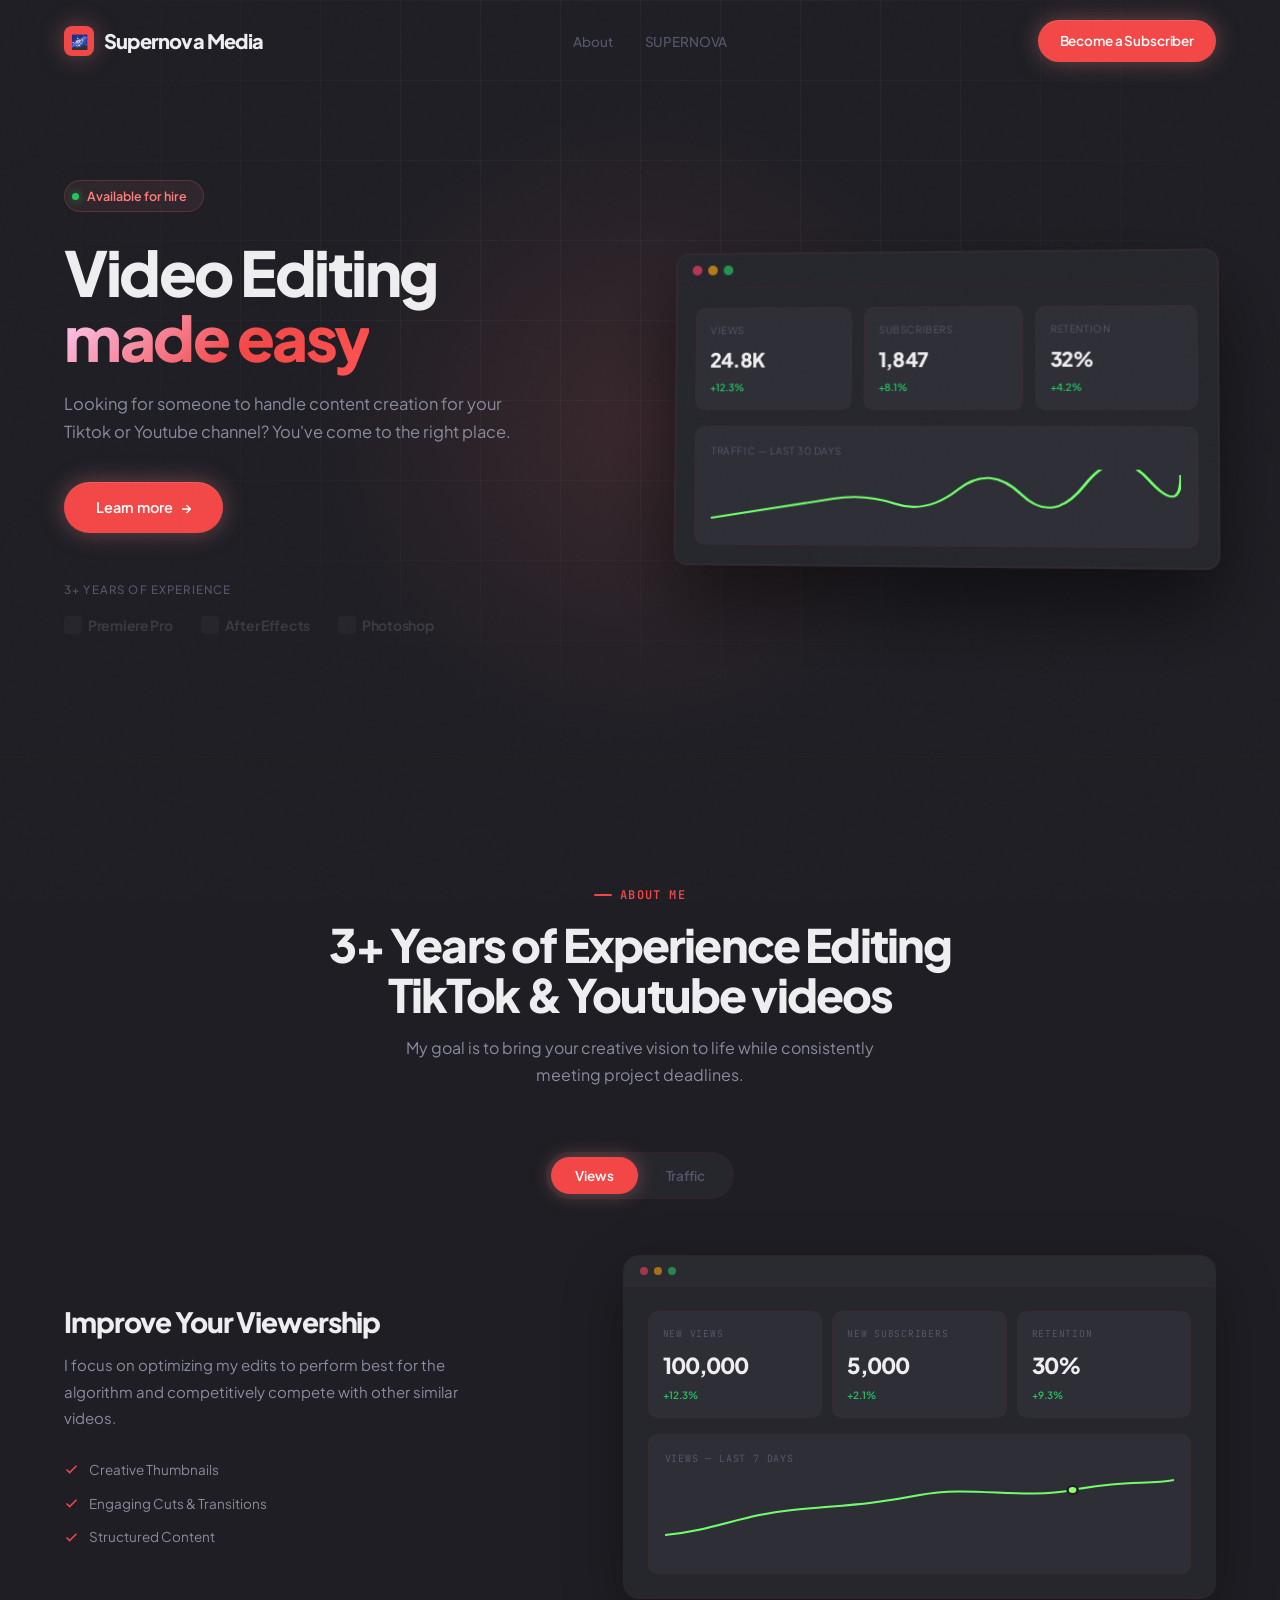
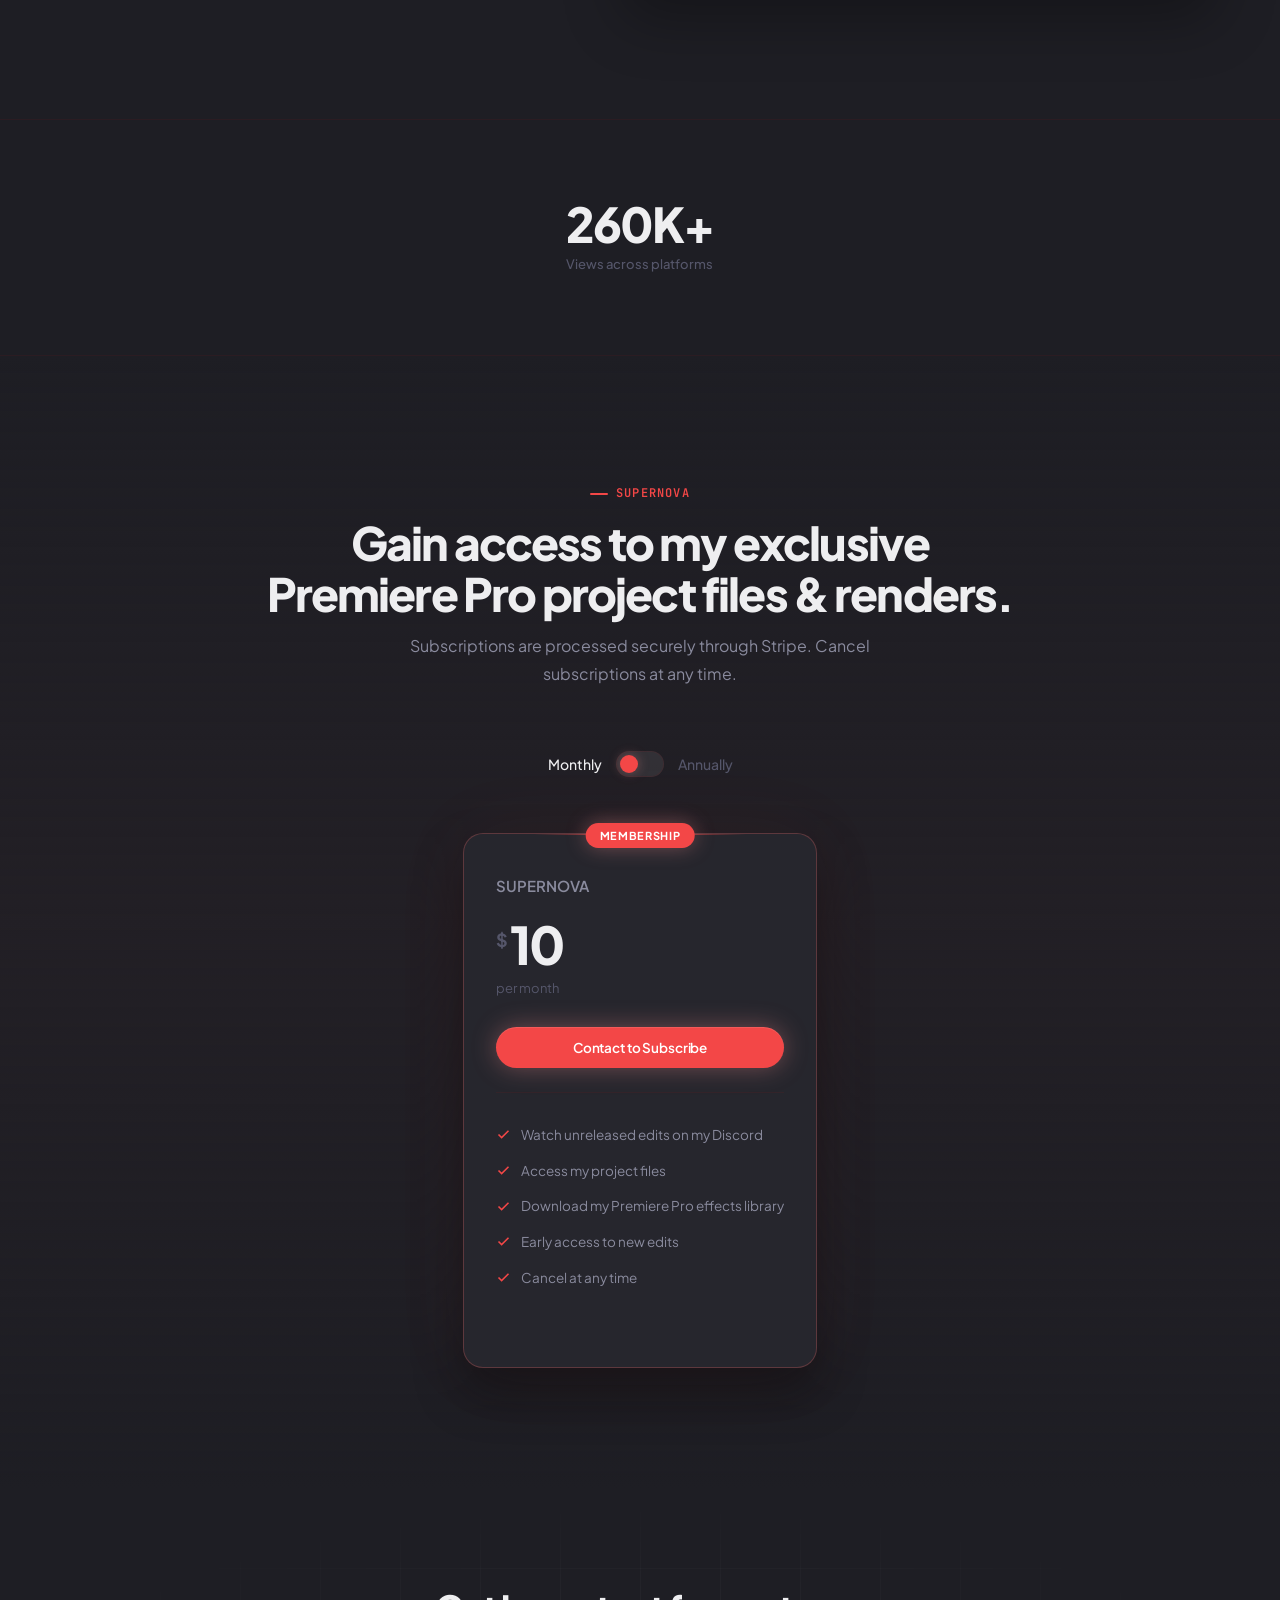
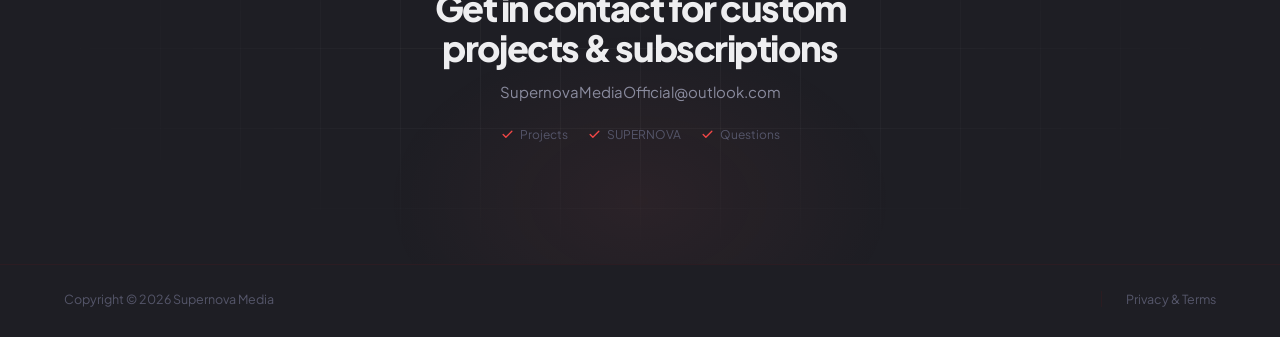
<file: index.html>
<!DOCTYPE html>
<html lang="en">
<head>
    <meta charset="UTF-8">
    <meta name="viewport" content="width=device-width, initial-scale=1.0">
    <title>Supernova Media</title>
    <link rel="preconnect" href="https://fonts.googleapis.com">
    <link rel="preconnect" href="https://fonts.gstatic.com" crossorigin>
    <link href="https://fonts.googleapis.com/css2?family=Plus+Jakarta+Sans:wght@400;500;600;700;800&family=JetBrains+Mono:wght@400;500&display=swap" rel="stylesheet">
    <link rel="stylesheet" href="templatemo-quantix-style.css">
<!--

TemplateMo 614 Quantix SaaS

https://templatemo.com/tm-614-quantix-saas

-->
</head>
<body>

    <!-- NAVBAR -->
    <nav class="navbar" id="navbar">
        <div class="container">
            <a href="#" class="nav-brand">
                <span class="brand-icon">🌌</span>
                Supernova Media
            </a>
            <ul class="nav-links" id="navLinks">
                <li><a href="#features">About</a></li>
                <li><a href="#pricing">SUPERNOVA</a></li>
                <!-- <li><a href="#" onclick="return false;">Docs</a></li> -->
                <!-- <li><a href="templates.html">Privacy</a></li>-->
                <li class="nav-mobile-actions">
                    <!-- <a href="#" class="btn btn-ghost" onclick="return false;">Log in</a> -->
                    <a href="#pricing" class="btn btn-primary">Become a Subscriber</a>
                </li>
            </ul>
            <div class="nav-actions">
                <!-- <a href="#" class="btn btn-ghost" onclick="return false;">Log in</a> -->
                <a href="#pricing" class="btn btn-primary">Become a Subscriber</a>
            </div>
            <button class="nav-toggle" id="navToggle" aria-label="Toggle menu">
                <span></span><span></span><span></span>
            </button>
        </div>
    </nav>

    <!-- HERO -->
    <section class="hero">
        <div class="hero-inner container">
            <div class="hero-content">
                <div class="hero-badge">
                    <span class="badge-dot"></span>
                    Available for hire
                </div>
                <h1>Video Editing<br><span class="gradient-text">made easy</span></h1>
                <p class="hero-desc">Looking for someone to handle content creation for your Tiktok or Youtube channel? You've come to the right place.</p>
                <div class="hero-cta">
                    <a href="#features" class="btn btn-primary btn-lg">Learn more <span class="btn-arrow">&rarr;</span></a>
                    <!-- <a href="#" class="btn btn-secondary btn-lg" onclick="return false;">
                        <svg width="14" height="14" viewBox="0 0 24 24" fill="none" stroke="currentColor" stroke-width="2.5" stroke-linecap="round" stroke-linejoin="round"><polygon points="5 3 19 12 5 21 5 3"/></svg>
                        Watch Demo
                    </a> -->
                </div>
                <div class="trusted-row">
                    <p class="trusted-label">3+ years of experience</p>
                    <div class="trusted-logos">
                        <span class="trusted-logo"><span class="t-icon"></span> Premiere Pro</span>
                        <span class="trusted-logo"><span class="t-icon"></span> After Effects</span>
                        <span class="trusted-logo"><span class="t-icon"></span> Photoshop</span>
                        <!-- <span class="trusted-logo"><span class="t-icon"></span> Resend</span>
                        <span class="trusted-logo"><span class="t-icon"></span> Supabase</span> -->
                    </div>
                </div>
            </div>

            <div class="hero-mockup">
                <div class="mockup-window">
                    <div class="mockup-toolbar">
                        <span class="mockup-dot"></span><span class="mockup-dot"></span><span class="mockup-dot"></span>
                    </div>
                    <div class="mockup-body">
                        <div class="mockup-metric-row">
                            <div class="mockup-metric">
                                <div class="mm-label">Views</div>
                                <div class="mm-value">24.8K</div>
                                <div class="mm-change">+12.3%</div>
                            </div>
                            <div class="mockup-metric">
                                <div class="mm-label">Subscribers</div>
                                <div class="mm-value">1,847</div>
                                <div class="mm-change">+8.1%</div>
                            </div>
                            <div class="mockup-metric">
                                <div class="mm-label">Retention</div>
                                <div class="mm-value">32%</div>
                                <div class="mm-change">+4.2%</div>
                            </div>
                        </div>
                        <div class="mockup-chart">
                            <div class="mockup-chart-label">Traffic — Last 30 days</div>
                            <div class="chart-line">
                                <svg viewBox="0 0 300 60" preserveAspectRatio="none">
                                    <defs>
                                        <linearGradient id="lineGrad" x1="0" y1="0" x2="0" y2="1">
                                            <stop offset="0%" stop-color="rgba(255,107,107,0.25)"/>
                                            <stop offset="100%" stop-color="rgba(255,107,107,0)"/>
                                        </linearGradient>
                                    </defs>
                                    <!-- <path d="M0 50 Q20 45 40 40 T80 30 T120 35 T160 20 T200 25 T240 15 T280 10 T300 5 V60 H0Z" fill="url(#lineGrad)"/>-->
                                    <path d="M0 50 Q20 45 40 40 T80 30 T120 35 T160 20 T200 25 T240 15 T280 10 T300 5" fill="none" stroke="#70ff6b" stroke-width="2"/>
                                </svg>
                            </div>
                        </div>
                    </div>
                </div>
            </div>
        </div>
    </section>

    <!-- TABBED FEATURES -->
    <section class="section features-section" id="features">
        <div class="container">
            <div class="section-header fade-up">
                <p class="section-label">About me</p>
                <h2 class="section-title">3+ Years of Experience Editing<br>TikTok & Youtube videos</h2>
                <p class="section-desc">My goal is to bring your creative vision to life while consistently meeting project deadlines.</p>
            </div>

            <div class="feature-tabs fade-up" role="tablist">
                <button class="feature-tab active" data-tab="dashboard" role="tab">Views</button>
                <button class="feature-tab" data-tab="funnels" role="tab">Traffic</button>
                <!-- <button class="feature-tab" data-tab="sdk" role="tab">SDK</button> -->
                <!-- <button class="feature-tab" data-tab="replay" role="tab">Session Replay</button> -->
                <!-- <button class="feature-tab" data-tab="privacy" role="tab">Privacy</button> -->
            </div>

            <div class="feature-panels">
                <!-- Panel 1: Dashboard -->
                <div class="feature-panel active" data-panel="dashboard">
                    <div class="feature-text">
                        <!-- <div class="feat-icon">
                            <svg width="22" height="22" viewBox="0 0 24 24" fill="none" stroke="currentColor" stroke-width="2" stroke-linecap="round" stroke-linejoin="round"><path d="M21 12 A9 9 0 1 1 12 3"/><path d="M21 3v9h-9"/></svg>
                        </div> -->
                        <h3>Improve Your Viewership</h3>
                        <p>I focus on optimizing my edits to perform best for the algorithm and competitively compete with other similar videos.</p>
                        <ul class="feature-bullets">
                            <li><svg width="15" height="15" viewBox="0 0 24 24" fill="none" stroke="currentColor" stroke-width="2.5"><polyline points="20 6 9 17 4 12"/></svg> Creative Thumbnails</li>
                            <li><svg width="15" height="15" viewBox="0 0 24 24" fill="none" stroke="currentColor" stroke-width="2.5"><polyline points="20 6 9 17 4 12"/></svg> Engaging Cuts & Transitions</li>
                            <li><svg width="15" height="15" viewBox="0 0 24 24" fill="none" stroke="currentColor" stroke-width="2.5"><polyline points="20 6 9 17 4 12"/></svg> Structured Content</li>
                        </ul>
                    </div>
                    <div class="feature-visual">
                        <div class="fv-toolbar"><span class="fv-dot"></span><span class="fv-dot"></span><span class="fv-dot"></span></div>
                        <div class="fv-body">
                            <div class="dash-metrics">
                                <div class="dash-metric">
                                    <div class="dm-label">New Views</div>
                                    <div class="dm-val">100,000</div>
                                    <div class="dm-change up">+12.3%</div>
                                </div>
                                <div class="dash-metric">
                                    <div class="dm-label">New Subscribers</div>
                                    <div class="dm-val">5,000</div>
                                    <div class="dm-change up">+2.1%</div>
                                </div>
                                <div class="dash-metric">
                                    <div class="dm-label">Retention</div>
                                    <div class="dm-val">30%</div>
                                    <div class="dm-change up">+9.3%</div>
                                </div>
                            </div>
                            <div class="dash-chart-area">
                                <div class="dca-title">Views — Last 7 days</div>
                                <svg viewBox="0 0 400 80" preserveAspectRatio="none">
                                    <defs>
                                        <linearGradient id="areaGrad" x1="0" y1="0" x2="0" y2="1">
                                            <stop offset="0%" stop-color="rgba(255,107,107,0.2)"/>
                                            <stop offset="100%" stop-color="rgba(255,107,107,0)"/>
                                        </linearGradient>
                                    </defs>
                                    <path d="M0 60 C40 55 60 40 100 35 S160 30 200 20 S280 25 320 15 S380 10 400 5 V80 H0Z" fill="none"/>
                                    <path d="M0 60 C40 55 60 40 100 35 S160 30 200 20 S280 25 320 15 S380 10 400 5" fill="none" stroke="#70ff6b" stroke-width="2"/>
                                    <circle cx="320" cy="15" r="4" fill="#8bff6b" stroke="#1E1E24" stroke-width="2"/>
                                </svg>
                            </div>
                        </div>
                    </div>
                </div>

                <!-- Panel 2: Funnels -->
                <div class="feature-panel" data-panel="funnels">
                    <div class="feature-text">
                        <!-- <div class="feat-icon">
                            <svg width="22" height="22" viewBox="0 0 24 24" fill="none" stroke="currentColor" stroke-width="2" stroke-linecap="round" stroke-linejoin="round"><path d="M12 20V10"/><path d="M18 20V4"/><path d="M6 20v-4"/></svg>
                        </div> -->
                        <h3>Increase Channel Traffic</h3>
                        <p>I focus on attracting new subscribers by creating specific, optimized thumbnails for each platform.</p>
                        <ul class="feature-bullets">
                            <li><svg width="15" height="15" viewBox="0 0 24 24" fill="none" stroke="currentColor" stroke-width="2.5"><polyline points="20 6 9 17 4 12"/></svg> Youtube Focused</li>
                            <li><svg width="15" height="15" viewBox="0 0 24 24" fill="none" stroke="currentColor" stroke-width="2.5"><polyline points="20 6 9 17 4 12"/></svg> TikTok Focused</li>
                            <!-- <li><svg width="15" height="15" viewBox="0 0 24 24" fill="none" stroke="currentColor" stroke-width="2.5"><polyline points="20 6 9 17 4 12"/></svg> idk</li> -->
                        </ul>
                    </div>
                    <div class="feature-visual">
                        <div class="fv-toolbar"><span class="fv-dot"></span><span class="fv-dot"></span><span class="fv-dot"></span></div>
                        <div class="fv-body">
                            <div class="funnel-stages">
                                <div class="funnel-stage">
                                    <div class="funnel-bar-wrap">
                                        <div class="funnel-bar-label"><span>TikTok</span><span>12,480</span></div>
                                        <div class="funnel-track"><div class="funnel-fill green" style="width:100%"></div></div>
                                    </div>
                                    <!-- <div class="funnel-drop">&mdash;</div> -->
                                </div>
                                <div class="funnel-stage">
                                    <div class="funnel-bar-wrap">
                                        <div class="funnel-bar-label"><span>Youtube</span><span>8,736</span></div>
                                        <div class="funnel-track"><div class="funnel-fill green" style="width:70%"></div></div>
                                    </div>
                                    <!-- <div class="funnel-drop">-30%</div> -->
                                </div>
                                <div class="funnel-stage">
                                    <div class="funnel-bar-wrap">
                                        <div class="funnel-bar-label"><span>X</span><span>6,115</span></div>
                                        <div class="funnel-track"><div class="funnel-fill green" style="width:49%"></div></div>
                                    </div>
                                    <!-- <div class="funnel-drop">-30%</div> -->
                                </div>
                                <div class="funnel-stage">
                                    <div class="funnel-bar-wrap">
                                        <div class="funnel-bar-label"><span>Bluesky</span><span>3,670</span></div>
                                        <div class="funnel-track"><div class="funnel-fill green" style="width:29%"></div></div>
                                    </div>
                                    <!-- <div class="funnel-drop">-40%</div> -->
                                </div>
                                <div class="funnel-stage">
                                    <div class="funnel-bar-wrap">
                                        <div class="funnel-bar-label"><span>Other</span><span>2,569</span></div>
                                        <div class="funnel-track"><div class="funnel-fill green" style="width:20.5%"></div></div>
                                    </div>
                                    <!-- <div class="funnel-drop">-30%</div> -->
                                </div>
                            </div>
                        </div>
                    </div>
                </div>

                <!-- Panel 3: SDK -->
                <div class="feature-panel" data-panel="sdk">
                    <div class="feature-text">
                        <div class="feat-icon">
                            <svg width="22" height="22" viewBox="0 0 24 24" fill="none" stroke="currentColor" stroke-width="2" stroke-linecap="round" stroke-linejoin="round"><polyline points="16 18 22 12 16 6"/><polyline points="8 6 2 12 8 18"/></svg>
                        </div>
                        <h3>One-Line SDK</h3>
                        <p>Drop in a single script tag or npm package. Auto-capture pageviews, clicks, and custom events out of the box.</p>
                        <ul class="feature-bullets">
                            <li><svg width="15" height="15" viewBox="0 0 24 24" fill="none" stroke="currentColor" stroke-width="2.5"><polyline points="20 6 9 17 4 12"/></svg> Under 4KB gzipped</li>
                            <li><svg width="15" height="15" viewBox="0 0 24 24" fill="none" stroke="currentColor" stroke-width="2.5"><polyline points="20 6 9 17 4 12"/></svg> Zero config autocapture</li>
                            <li><svg width="15" height="15" viewBox="0 0 24 24" fill="none" stroke="currentColor" stroke-width="2.5"><polyline points="20 6 9 17 4 12"/></svg> TypeScript-first API</li>
                        </ul>
                    </div>
                    <div class="feature-visual">
                        <div class="fv-toolbar"><span class="fv-dot"></span><span class="fv-dot"></span><span class="fv-dot"></span></div>
                        <div class="fv-body">
                            <div class="code-block">
                                <span class="c-comment">// Install: npm i @quantix/sdk</span><br><br>
                                <span class="c-key">import</span> { Quantix } <span class="c-key">from</span> <span class="c-str">'@quantix/sdk'</span><br><br>
                                <span class="c-key">const</span> qx = <span class="c-key">new</span> <span class="c-fn">Quantix</span>({<br>
                                &nbsp;&nbsp;apiKey: <span class="c-str">'qx_live_k8x2...'</span>,<br>
                                &nbsp;&nbsp;autocapture: <span class="c-key">true</span>,<br>
                                &nbsp;&nbsp;sessionReplay: <span class="c-key">true</span>,<br>
                                })<br><br>
                                <span class="c-comment">// Track custom events</span><br>
                                qx.<span class="c-fn">track</span>(<span class="c-str">'checkout'</span>, {<br>
                                &nbsp;&nbsp;value: <span class="c-num">49.99</span>,<br>
                                &nbsp;&nbsp;plan: <span class="c-str">'pro'</span><br>
                                })
                            </div>
                            <div class="code-output">
                                <div class="co-label">Output</div>
                                <div class="co-result">
                                    <span class="pulse-ring"></span>
                                    Event tracked in 8ms — 200 OK
                                </div>
                            </div>
                        </div>
                    </div>
                </div>

                <!-- Panel 4: Session Replay -->
                <div class="feature-panel" data-panel="replay">
                    <div class="feature-text">
                        <div class="feat-icon">
                            <svg width="22" height="22" viewBox="0 0 24 24" fill="none" stroke="currentColor" stroke-width="2" stroke-linecap="round" stroke-linejoin="round"><circle cx="12" cy="12" r="10"/><path d="M12 8v4l3 3"/></svg>
                        </div>
                        <h3>Session Replay</h3>
                        <p>See exactly what your users see. Replay sessions with pixel-perfect accuracy and zero performance impact on your app.</p>
                        <ul class="feature-bullets">
                            <li><svg width="15" height="15" viewBox="0 0 24 24" fill="none" stroke="currentColor" stroke-width="2.5"><polyline points="20 6 9 17 4 12"/></svg> Pixel-perfect playback</li>
                            <li><svg width="15" height="15" viewBox="0 0 24 24" fill="none" stroke="currentColor" stroke-width="2.5"><polyline points="20 6 9 17 4 12"/></svg> Console log capture</li>
                            <li><svg width="15" height="15" viewBox="0 0 24 24" fill="none" stroke="currentColor" stroke-width="2.5"><polyline points="20 6 9 17 4 12"/></svg> Rage click detection</li>
                        </ul>
                    </div>
                    <div class="feature-visual">
                        <div class="fv-toolbar"><span class="fv-dot"></span><span class="fv-dot"></span><span class="fv-dot"></span></div>
                        <div class="fv-body">
                            <div class="replay-ui">
                                <div class="replay-header">
                                    <span class="rh-left"><span class="live-dot"></span> Recording</span>
                                    <span class="rh-time">02:34 / 05:12</span>
                                </div>
                                <div class="replay-viewport">
                                    <div class="replay-page">
                                        <div class="rp-nav"></div>
                                        <div class="rp-hero-block"></div>
                                        <div class="rp-hero-block"></div>
                                        <div class="rp-hero-block"></div>
                                        <span class="rp-btn-block"></span>
                                        <div class="rp-grid">
                                            <div class="rp-card"></div>
                                            <div class="rp-card"></div>
                                            <div class="rp-card"></div>
                                        </div>
                                    </div>
                                    <div class="replay-cursor"></div>
                                </div>
                                <div class="replay-timeline">
                                    <span class="rt-play">
                                        <svg width="8" height="8" viewBox="0 0 24 24" fill="#fff"><polygon points="5 3 19 12 5 21 5 3"/></svg>
                                    </span>
                                    <div class="rt-track"><div class="rt-progress"></div></div>
                                </div>
                            </div>
                            <div class="replay-events">
                                <span class="replay-event-tag"><span class="re-dot" style="background:var(--accent)"></span> click</span>
                                <span class="replay-event-tag"><span class="re-dot" style="background:var(--amber)"></span> scroll</span>
                                <span class="replay-event-tag"><span class="re-dot" style="background:var(--rose)"></span> rage_click</span>
                                <span class="replay-event-tag"><span class="re-dot" style="background:var(--green)"></span> input</span>
                            </div>
                        </div>
                    </div>
                </div>

                <!-- Panel 5: Privacy -->
                <div class="feature-panel" data-panel="privacy">
                    <div class="feature-text">
                        <div class="feat-icon">
                            <svg width="22" height="22" viewBox="0 0 24 24" fill="none" stroke="currentColor" stroke-width="2" stroke-linecap="round" stroke-linejoin="round"><rect x="3" y="11" width="18" height="11" rx="2" ry="2"/><path d="M7 11V7a5 5 0 0 1 10 0v4"/></svg>
                        </div>
                        <h3>Privacy First</h3>
                        <p>GDPR and CCPA compliant out of the box. Cookieless tracking, automatic PII masking, and EU hosting available.</p>
                        <ul class="feature-bullets">
                            <li><svg width="15" height="15" viewBox="0 0 24 24" fill="none" stroke="currentColor" stroke-width="2.5"><polyline points="20 6 9 17 4 12"/></svg> No cookie banners needed</li>
                            <li><svg width="15" height="15" viewBox="0 0 24 24" fill="none" stroke="currentColor" stroke-width="2.5"><polyline points="20 6 9 17 4 12"/></svg> EU data residency</li>
                            <li><svg width="15" height="15" viewBox="0 0 24 24" fill="none" stroke="currentColor" stroke-width="2.5"><polyline points="20 6 9 17 4 12"/></svg> SOC 2 Type II certified</li>
                        </ul>
                    </div>
                    <div class="feature-visual">
                        <div class="fv-toolbar"><span class="fv-dot"></span><span class="fv-dot"></span><span class="fv-dot"></span></div>
                        <div class="fv-body">
                            <div class="privacy-grid">
                                <div class="privacy-card">
                                    <div class="pc-icon">
                                        <svg width="16" height="16" viewBox="0 0 24 24" fill="none" stroke="currentColor" stroke-width="2"><path d="M12 22s8-4 8-10V5l-8-3-8 3v7c0 6 8 10 8 10z"/></svg>
                                    </div>
                                    <h4>GDPR Compliant</h4>
                                    <p>Full compliance with European data regulations</p>
                                </div>
                                <div class="privacy-card">
                                    <div class="pc-icon">
                                        <svg width="16" height="16" viewBox="0 0 24 24" fill="none" stroke="currentColor" stroke-width="2"><circle cx="12" cy="12" r="10"/><line x1="15" y1="9" x2="9" y2="15"/><line x1="9" y1="9" x2="15" y2="15"/></svg>
                                    </div>
                                    <h4>No Cookies</h4>
                                    <p>Cookieless tracking — no annoying banners</p>
                                </div>
                                <div class="privacy-card">
                                    <div class="pc-icon">
                                        <svg width="16" height="16" viewBox="0 0 24 24" fill="none" stroke="currentColor" stroke-width="2"><rect x="3" y="11" width="18" height="11" rx="2"/><path d="M7 11V7a5 5 0 0 1 10 0v4"/></svg>
                                    </div>
                                    <h4>SOC 2 Type II</h4>
                                    <p>Enterprise-grade security certification</p>
                                </div>
                                <div class="privacy-card">
                                    <div class="pc-icon">
                                        <svg width="16" height="16" viewBox="0 0 24 24" fill="none" stroke="currentColor" stroke-width="2"><path d="M21 10c0 7-9 13-9 13s-9-6-9-13a9 9 0 0 1 18 0z"/><circle cx="12" cy="10" r="3"/></svg>
                                    </div>
                                    <h4>EU Hosting</h4>
                                    <p>Data residency in Frankfurt, Germany</p>
                                </div>
                            </div>
                        </div>
                    </div>
                </div>
            </div>
        </div>
    </section>

    <!-- STATS -->
    <section class="stats-strip">
        <div class="container">
            <div class="stats-grid">
                <div class="stat-item fade-up">
                    <div class="stat-number" data-target="382" data-suffix="K+">0</div>
                    <div class="stat-label">Views across platforms</div>
                </div>
                <!-- <div class="stat-item fade-up">
                    <div class="stat-number" data-target="99.9" data-suffix="%" data-decimal="1">0</div>
                    <div class="stat-label">Uptime SLA</div>
                </div>
                <div class="stat-item fade-up">
                    <div class="stat-number" data-target="2400" data-suffix="+" data-comma="true">0</div>
                    <div class="stat-label">Teams worldwide</div>
                </div>
                <div class="stat-item fade-up">
                    <div class="stat-number" data-target="50" data-prefix="<" data-suffix="ms">0</div>
                    <div class="stat-label">Query response time</div>
                </div> -->
            </div>
        </div>
    </section>

    <!-- PRICING -->
    <section class="section pricing-section" id="pricing">
        <div class="container">
            <div class="section-header fade-up">
                <p class="section-label">SUPERNOVA</p>
                <h2 class="section-title">Gain access to my exclusive <br> Premiere Pro project files & renders.</h2>
                <p class="section-desc">Subscriptions are processed securely through Stripe. Cancel subscriptions at any time.</p>
            </div>

            <div class="pricing-toggle-wrap fade-up">
                <span class="pricing-toggle-label active" id="monthlyLabel">Monthly</span>
                <button class="pricing-toggle" id="pricingToggle" aria-label="Toggle pricing period"></button>
                <span class="pricing-toggle-label" id="annualLabel">Annually</span>
                <!-- <span class="pricing-save">Save 30%</span> -->
            </div> 

            <div class="pricing-grid">
                <!-- Starter: FREE 
                <div class="pricing-card fade-up">
                    <div class="pricing-plan-name">Starter</div>
                    <div class="pricing-amount">
                        <span class="pricing-value free-label" data-monthly="FREE" data-annual="FREE">FREE</span>
                    </div>
                    <div class="pricing-period">Free forever</div>
                    <a href="#" class="btn btn-secondary" onclick="return false;">Get Started</a>
                    <div class="pricing-divider"></div>
                    <ul class="pricing-features">
                        <li><svg width="15" height="15" viewBox="0 0 24 24" fill="none" stroke="currentColor" stroke-width="2.5"><polyline points="20 6 9 17 4 12"/></svg> Up to 10K events/mo</li>
                        <li><svg width="15" height="15" viewBox="0 0 24 24" fill="none" stroke="currentColor" stroke-width="2.5"><polyline points="20 6 9 17 4 12"/></svg> 1 project</li>
                        <li><svg width="15" height="15" viewBox="0 0 24 24" fill="none" stroke="currentColor" stroke-width="2.5"><polyline points="20 6 9 17 4 12"/></svg> Core analytics</li>
                        <li><svg width="15" height="15" viewBox="0 0 24 24" fill="none" stroke="currentColor" stroke-width="2.5"><polyline points="20 6 9 17 4 12"/></svg> Community support</li>
                    </ul>
                </div>-->

                <!-- Pro: $25 / $17.50 -->
                <div class="pricing-card featured fade-up">
                    <span class="pricing-popular">Membership</span>
                    <div class="pricing-plan-name">SUPERNOVA</div>
                    <div class="pricing-amount">
                        <span class="pricing-currency">$</span>
                        <span class="pricing-value" data-monthly="10" data-annual="10">10</span>
                    </div>
                    <div class="pricing-period" data-monthly="per month" data-annual-total="120">per month</div>
                    <a href="#subscribe" class="btn btn-primary"">Contact to Subscribe</a>
                    <div class="pricing-divider"></div>
                    <ul class="pricing-features">
                        <li><svg width="15" height="15" viewBox="0 0 24 24" fill="none" stroke="currentColor" stroke-width="2.5"><polyline points="20 6 9 17 4 12"/></svg> Watch unreleased edits on my Discord</li>
                        <li><svg width="15" height="15" viewBox="0 0 24 24" fill="none" stroke="currentColor" stroke-width="2.5"><polyline points="20 6 9 17 4 12"/></svg> Access my project files</li>
                        <li><svg width="15" height="15" viewBox="0 0 24 24" fill="none" stroke="currentColor" stroke-width="2.5"><polyline points="20 6 9 17 4 12"/></svg> Download my Premiere Pro effects library</li>
                        <li><svg width="15" height="15" viewBox="0 0 24 24" fill="none" stroke="currentColor" stroke-width="2.5"><polyline points="20 6 9 17 4 12"/></svg> Early access to new edits</li>
                        <li><svg width="15" height="15" viewBox="0 0 24 24" fill="none" stroke="currentColor" stroke-width="2.5"><polyline points="20 6 9 17 4 12"/></svg> Cancel at any time</li>
                    </ul>
                </div>

                <!-- Scale: $120 / $84 
                <div class="pricing-card fade-up">
                    <div class="pricing-plan-name">Scale</div>
                    <div class="pricing-amount">
                        <span class="pricing-currency">$</span>
                        <span class="pricing-value" data-monthly="120" data-annual="84">120</span>
                    </div>
                    <div class="pricing-period" data-monthly="per month" data-annual-total="1,008">per month</div>
                    <a href="#" class="btn btn-secondary" onclick="return false;">Contact Sales</a>
                    <div class="pricing-divider"></div>
                    <ul class="pricing-features">
                        <li><svg width="15" height="15" viewBox="0 0 24 24" fill="none" stroke="currentColor" stroke-width="2.5"><polyline points="20 6 9 17 4 12"/></svg> Unlimited events</li>
                        <li><svg width="15" height="15" viewBox="0 0 24 24" fill="none" stroke="currentColor" stroke-width="2.5"><polyline points="20 6 9 17 4 12"/></svg> SSO &amp; SAML</li>
                        <li><svg width="15" height="15" viewBox="0 0 24 24" fill="none" stroke="currentColor" stroke-width="2.5"><polyline points="20 6 9 17 4 12"/></svg> Custom retention</li>
                        <li><svg width="15" height="15" viewBox="0 0 24 24" fill="none" stroke="currentColor" stroke-width="2.5"><polyline points="20 6 9 17 4 12"/></svg> Dedicated CSM</li>
                        <li><svg width="15" height="15" viewBox="0 0 24 24" fill="none" stroke="currentColor" stroke-width="2.5"><polyline points="20 6 9 17 4 12"/></svg> SLA guarantee</li>
                    </ul>
                </div>-->
            </div>
        </div>
    </section>

    <!-- SUBSCRIBE -->
    <section class="subscribe-section" id="subscribe">
        <div class="container">
            <div class="subscribe-inner fade-up">
                <h2 class="section-title">Get in contact for custom projects & subscriptions</h2>
                <a href="mailto:SupernovaMediaOfficial@outlook.com" class="section-desc">SupernovaMediaOfficial@outlook.com</a>
                <!-- <div class="subscribe-input-group">
                    <input type="email" placeholder="you@company.com" autocomplete="email">
                    <button class="btn btn-primary">Subscribe</button>
                </div> -->
                <div class="subscribe-meta">
                    <span>
                        <svg width="13" height="13" viewBox="0 0 24 24" fill="none" stroke="currentColor" stroke-width="2.5" stroke-linecap="round" stroke-linejoin="round"><polyline points="20 6 9 17 4 12"/></svg>
                        Projects
                    </span>
                    <span>
                        <svg width="13" height="13" viewBox="0 0 24 24" fill="none" stroke="currentColor" stroke-width="2.5" stroke-linecap="round" stroke-linejoin="round"><polyline points="20 6 9 17 4 12"/></svg>
                        SUPERNOVA
                    </span>
                    <span>
                        <svg width="13" height="13" viewBox="0 0 24 24" fill="none" stroke="currentColor" stroke-width="2.5" stroke-linecap="round" stroke-linejoin="round"><polyline points="20 6 9 17 4 12"/></svg>
                        Questions
                    </span>
                </div>
            </div>
        </div>
    </section>

    <!-- FOOTER -->
    <footer class="footer">
        <div class="container">
            <!--<div class="footer-row-links">
                <a href="#features">Features</a>
                <span class="footer-link-dot"></span>
                <a href="#pricing">Pricing</a>
                <span class="footer-link-dot"></span>
                <a href="#" onclick="return false;">Documentation</a>
                <span class="footer-link-dot"></span>
                <a href="#" onclick="return false;">Blog</a>
                <span class="footer-link-dot"></span>
                <a href="#" onclick="return false;">Partners</a>
            </div> -->
            <div class="footer-row-bottom">
                <p class="footer-copy">Copyright &copy; 2026 Supernova Media</p>
                <div class="footer-right">
                        <!-- <div class="footer-socials">
                        <a href="#" aria-label="X" onclick="return false;">
                            <svg width="14" height="14" viewBox="0 0 24 24" fill="currentColor"><path d="M18.244 2.25h3.308l-7.227 8.26 8.502 11.24H16.17l-5.214-6.817L4.99 21.75H1.68l7.73-8.835L1.254 2.25H8.08l4.713 6.231zm-1.161 17.52h1.833L7.084 4.126H5.117z"/></svg>
                        </a>
                        <a href="#" aria-label="GitHub" onclick="return false;">
                            <svg width="14" height="14" viewBox="0 0 24 24" fill="currentColor"><path d="M12 2C6.477 2 2 6.484 2 12.017c0 4.425 2.865 8.18 6.839 9.504.5.092.682-.217.682-.483 0-.237-.008-.868-.013-1.703-2.782.605-3.369-1.343-3.369-1.343-.454-1.158-1.11-1.466-1.11-1.466-.908-.62.069-.608.069-.608 1.003.07 1.531 1.032 1.531 1.032.892 1.53 2.341 1.088 2.91.832.092-.647.35-1.088.636-1.338-2.22-.253-4.555-1.113-4.555-4.951 0-1.093.39-1.988 1.029-2.688-.103-.253-.446-1.272.098-2.65 0 0 .84-.27 2.75 1.026A9.564 9.564 0 0112 6.844c.85.004 1.705.115 2.504.337 1.909-1.296 2.747-1.027 2.747-1.027.546 1.379.202 2.398.1 2.651.64.7 1.028 1.595 1.028 2.688 0 3.848-2.339 4.695-4.566 4.943.359.309.678.92.678 1.855 0 1.338-.012 2.419-.012 2.747 0 .268.18.58.688.482A10.019 10.019 0 0022 12.017C22 6.484 17.522 2 12 2z"/></svg>
                        </a>
                        <a href="#" aria-label="Email" onclick="return false;">
                            <svg width="14" height="14" viewBox="0 0 24 24" fill="currentColor"><path d="M20.447 20.452h-3.554v-5.569c0-1.328-.027-3.037-1.852-3.037-1.853 0-2.136 1.445-2.136 2.939v5.667H9.351V9h3.414v1.561h.046c.477-.9 1.637-1.85 3.37-1.85 3.601 0 4.267 2.37 4.267 5.455v6.286zM5.337 7.433a2.062 2.062 0 01-2.063-2.065 2.064 2.064 0 112.063 2.065zm1.782 13.019H3.555V9h3.564v11.452zM22.225 0H1.771C.792 0 0 .774 0 1.729v20.542C0 23.227.792 24 1.771 24h20.451C23.2 24 24 23.227 24 22.271V1.729C24 .774 23.2 0 22.222 0h.003z"/></svg>
                        </a>
                    </div>-->
                    <span class="separator"></span>
                    <div class="footer-legal">
                        <a href="templates.html">Privacy & Terms</a>
                        <!-- <a href="#" onclick="return false;">Terms</a>-->
                    </div>
                </div>
            </div>
        </div>
    </footer>

    <script src="templatemo-quantix-script.js"></script>

</body>
</html>
</file>
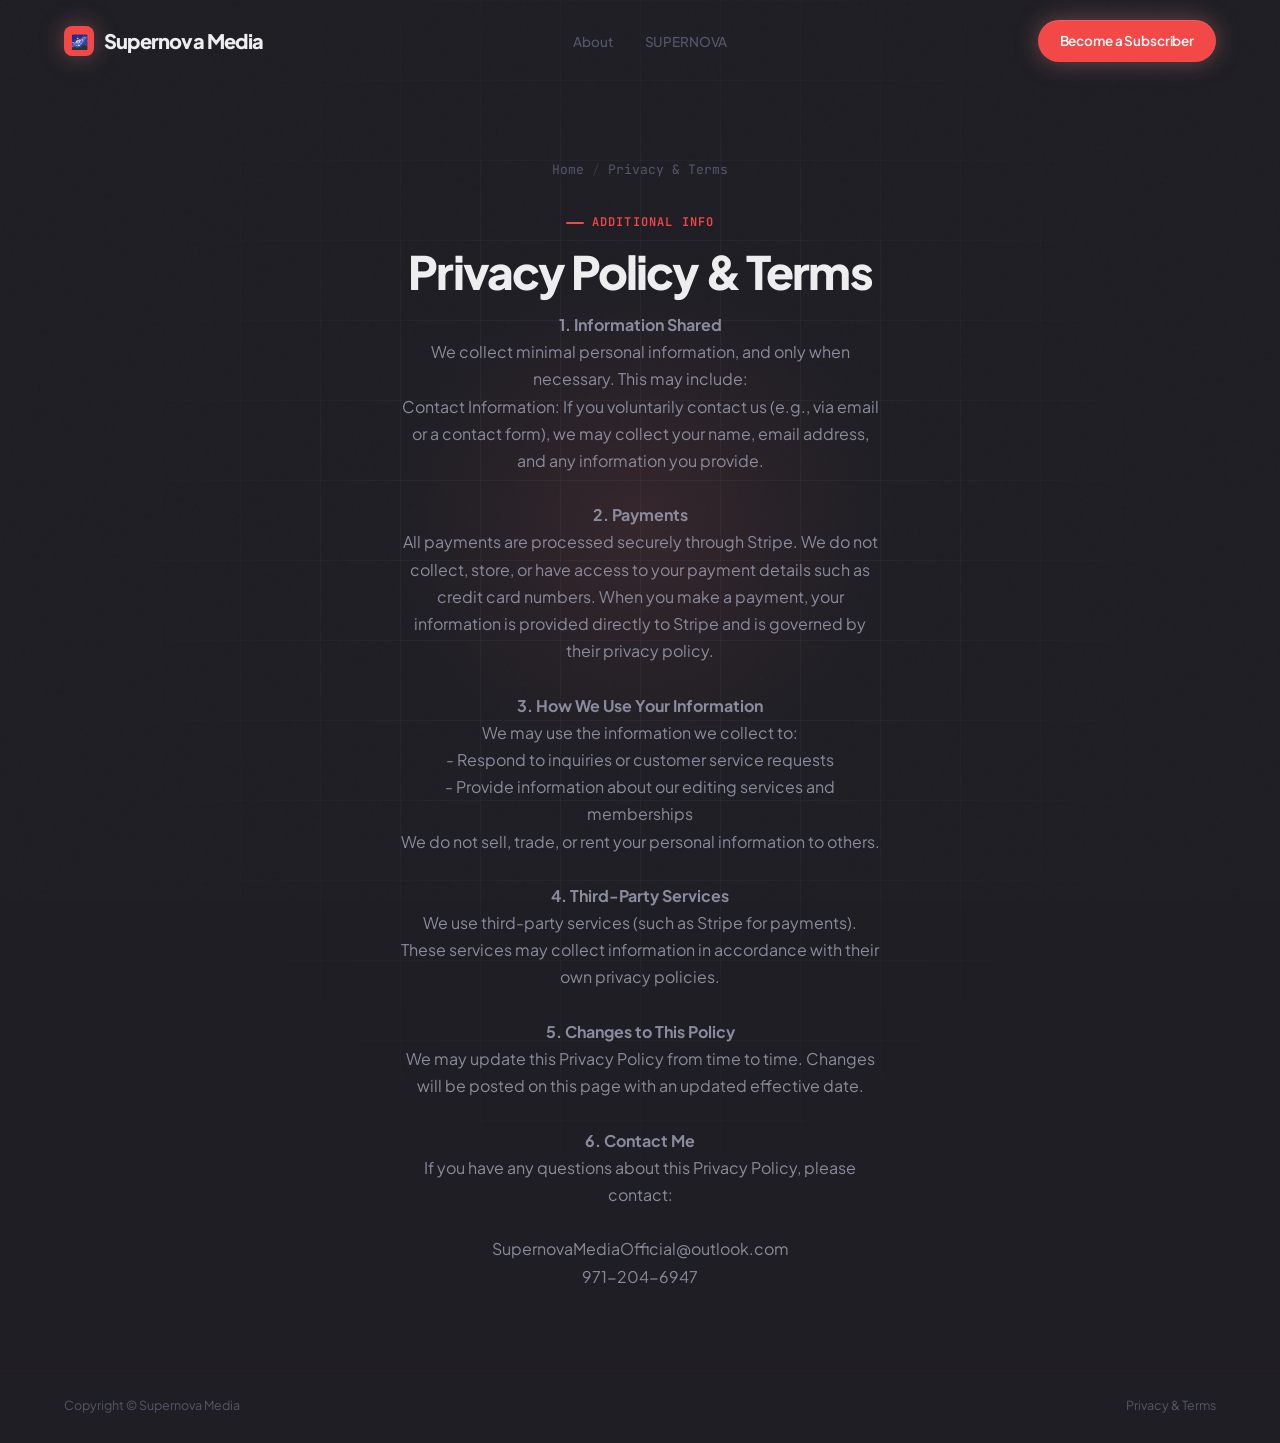
<file: templates.html>
<!DOCTYPE html>
<html lang="en">
<head>
    <meta charset="UTF-8">
    <meta name="viewport" content="width=device-width, initial-scale=1.0">
    <title>Supernova Media</title>
    <link rel="preconnect" href="https://fonts.googleapis.com">
    <link rel="preconnect" href="https://fonts.gstatic.com" crossorigin>
    <link href="https://fonts.googleapis.com/css2?family=Plus+Jakarta+Sans:wght@400;500;600;700;800&family=JetBrains+Mono:wght@400;500&display=swap" rel="stylesheet">
    <link rel="stylesheet" href="templatemo-quantix-style.css">
    <!--

TemplateMo 614 Quantix SaaS

https://templatemo.com/tm-614-quantix-saas

-->
    <style>
        /* Templates page specific styles */

        .page-header {
            padding: 160px 0 80px;
            text-align: center;
            position: relative;
            overflow: hidden;
        }

        .page-header::before {
            content: '';
            position: absolute;
            top: 20%;
            left: 50%;
            transform: translateX(-50%);
            width: 800px;
            height: 500px;
            background: radial-gradient(circle at center,
                rgba(255, 107, 107, 0.10) 0%,
                rgba(255, 107, 107, 0.03) 35%,
                transparent 55%);
            pointer-events: none;
        }

        .page-header::after {
            content: '';
            position: absolute;
            inset: 0;
            background-image:
                linear-gradient(rgba(255,255,255,0.035) 1px, transparent 1px),
                linear-gradient(90deg, rgba(255,255,255,0.035) 1px, transparent 1px);
            background-size: 80px 80px;
            mask-image: radial-gradient(ellipse at 50% 40%, black 20%, transparent 65%);
            -webkit-mask-image: radial-gradient(ellipse at 50% 40%, black 20%, transparent 65%);
            pointer-events: none;
        }

        .page-header > * {
            position: relative;
            z-index: 1;
        }

        .page-header .section-desc {
            margin: 0 auto;
        }

        .breadcrumb {
            display: flex;
            align-items: center;
            justify-content: center;
            gap: 8px;
            font-size: 13px;
            color: var(--text-muted);
            margin-bottom: 24px;
            font-family: 'JetBrains Mono', monospace;
        }

        .breadcrumb a {
            color: var(--text-muted);
            transition: color 0.3s;
        }

        .breadcrumb a:hover {
            color: var(--text-primary);
        }

        .breadcrumb .bc-sep {
            opacity: 0.4;
        }

        /* Templates grid */
        .templates-section {
            padding: 0 0 120px;
        }

        .templates-grid {
            display: grid;
            grid-template-columns: repeat(3, 1fr);
            gap: 24px;
        }

        .template-card {
            background: var(--surface-1);
            border: 1px solid var(--border-subtle);
            border-radius: 16px;
            overflow: hidden;
            transition: all 0.4s ease;
            position: relative;
        }

        .template-card::before {
            content: '';
            position: absolute;
            inset: -1px;
            border-radius: 16px;
            padding: 1px;
            background: linear-gradient(135deg,
                rgba(255, 107, 107, 0.3),
                transparent 40%,
                transparent 60%,
                rgba(255, 107, 107, 0.15));
            -webkit-mask: linear-gradient(#fff 0 0) content-box, linear-gradient(#fff 0 0);
            -webkit-mask-composite: xor;
            mask-composite: exclude;
            opacity: 0;
            transition: opacity 0.5s ease;
            pointer-events: none;
        }

        .template-card:hover {
            transform: translateY(-4px);
            border-color: rgba(255, 255, 255, 0.08);
            box-shadow: 0 20px 40px rgba(0, 0, 0, 0.3);
        }

        .template-card:hover::before {
            opacity: 1;
        }

        .template-thumb {
            position: relative;
            aspect-ratio: 16 / 10;
            overflow: hidden;
            background: var(--surface-2);
        }

        .template-thumb img {
            width: 100%;
            height: 100%;
            object-fit: cover;
            object-position: top;
            transition: transform 0.5s ease;
        }

        .template-card:hover .template-thumb img {
            transform: scale(1.04);
        }

        .template-thumb-overlay {
            position: absolute;
            inset: 0;
            background: rgba(10, 10, 16, 0.6);
            display: flex;
            align-items: center;
            justify-content: center;
            gap: 12px;
            opacity: 0;
            transition: opacity 0.3s ease;
        }

        .template-card:hover .template-thumb-overlay {
            opacity: 1;
        }

        .template-thumb-overlay .btn {
            font-size: 12.5px;
            padding: 8px 18px;
        }

        .template-info {
            padding: 20px 22px 22px;
        }

        .template-number {
            font-size: 11px;
            font-family: 'JetBrains Mono', monospace;
            color: var(--accent);
            font-weight: 600;
            letter-spacing: 0.06em;
            margin-bottom: 6px;
        }

        .template-name {
            font-size: 17px;
            font-weight: 700;
            letter-spacing: -0.03em;
            margin-bottom: 8px;
        }

        .template-desc {
            font-size: 13px;
            color: var(--text-muted);
            line-height: 1.6;
        }

        .template-tags {
            display: flex;
            gap: 6px;
            margin-top: 14px;
            flex-wrap: wrap;
        }

        .template-tag {
            font-size: 10.5px;
            font-family: 'JetBrains Mono', monospace;
            color: var(--text-muted);
            background: var(--surface-2);
            border: 1px solid var(--border-subtle);
            padding: 3px 10px;
            border-radius: 100px;
            letter-spacing: 0.02em;
        }

        .browse-more {
            text-align: center;
            margin-top: 56px;
        }

        /* Responsive */
        @media (max-width: 1024px) {
            .templates-grid {
                grid-template-columns: repeat(2, 1fr);
            }
        }

        @media (max-width: 768px) {
            .page-header {
                padding: 130px 0 60px;
            }

            .templates-grid {
                grid-template-columns: 1fr;
                max-width: 480px;
                margin: 0 auto;
            }
        }
    </style>
</head>
<body>

    <!-- NAVBAR -->
    <nav class="navbar" id="navbar">
        <div class="container">
            <a href="index.html" class="nav-brand">
                <span class="brand-icon">🌌</span>
                Supernova Media
            </a>
            <ul class="nav-links" id="navLinks">
                <li><a href="index.html#features">About</a></li>
                <li><a href="index.html#pricing">SUPERNOVA</a></li>
                <!--<li><a href="#" onclick="return false;">Docs</a></li>
                <li><a href="templates.html">Templates</a></li>-->
                <li class="nav-mobile-actions">
                    <!--<a href="#" class="btn btn-ghost" onclick="return false;">Log in</a>-->
                    <a href="index.html#pricing" class="btn btn-primary">Become a Subscriber</a>
                </li>
            </ul>
            <div class="nav-actions">
                <!--<a href="#" class="btn btn-ghost" onclick="return false;">Log in</a>-->
                <a href="index.html#pricing" class="btn btn-primary">Become a Subscriber</a>
            </div>
            <button class="nav-toggle" id="navToggle" aria-label="Toggle menu">
                <span></span><span></span><span></span>
            </button>
        </div>
    </nav>

    <!-- PAGE HEADER -->
    <section class="page-header">
        <div class="container">
            <div class="breadcrumb">
                <a href="index.html">Home</a>
                <span class="bc-sep">/</span>
                <span>Privacy & Terms</span>
            </div>
            <p class="section-label">Additional Info</p>
            <h1 class="section-title">Privacy Policy & Terms</h1>
            <p class="section-desc"><b>1. Information Shared</b><br>We collect minimal personal information, and only when necessary. This may include: <br>

Contact Information: If you voluntarily contact us (e.g., via email or a contact form), we may collect your name, email address, and any information you provide. <br><br>
<b>2. Payments</b><br>

All payments are processed securely through Stripe. We do not collect, store, or have access to your payment details such as credit card numbers.

When you make a payment, your information is provided directly to Stripe and is governed by their privacy policy.<br><br>

<b>3. How We Use Your Information</b><br>

We may use the information we collect to:<br>

- Respond to inquiries or customer service requests<br>
- Provide information about our editing services and memberships<br>

We do not sell, trade, or rent your personal information to others.<br><br>

<b>4. Third-Party Services</b><br>

We use third-party services (such as Stripe for payments). These services may collect information in accordance with their own privacy policies. <br><br>

<b>5. Changes to This Policy</b><br>

We may update this Privacy Policy from time to time. Changes will be posted on this page with an updated effective date. <br><br>

<b>6. Contact Me</b><br>

If you have any questions about this Privacy Policy, please contact:<br><br>

SupernovaMediaOfficial@outlook.com<br>
971-204-6947</p>
        </div>
    </section>

    

    <!-- FOOTER -->
    <footer class="footer">
        <div class="container">
            <!-- <div class="footer-row-links">
                <a href="index.html#features">Features</a>
                <span class="footer-link-dot"></span>
                <a href="index.html#pricing">Pricing</a>
                <span class="footer-link-dot"></span>
                <a href="#" onclick="return false;">Documentation</a>
                <span class="footer-link-dot"></span>
                <a href="#" onclick="return false;">Blog</a>
                <span class="footer-link-dot"></span>
                <a href="#" onclick="return false;">Partners</a>
            </div> -->
            <div class="footer-row-bottom">
                <p class="footer-copy">Copyright &copy; Supernova Media</p>
                <div class="footer-right">
                    <!-- <div class="footer-socials">
                        <a href="#" aria-label="X" onclick="return false;">
                            <svg width="14" height="14" viewBox="0 0 24 24" fill="currentColor"><path d="M18.244 2.25h3.308l-7.227 8.26 8.502 11.24H16.17l-5.214-6.817L4.99 21.75H1.68l7.73-8.835L1.254 2.25H8.08l4.713 6.231zm-1.161 17.52h1.833L7.084 4.126H5.117z"/></svg>
                        </a>
                        <a href="#" aria-label="GitHub" onclick="return false;">
                            <svg width="14" height="14" viewBox="0 0 24 24" fill="currentColor"><path d="M12 2C6.477 2 2 6.484 2 12.017c0 4.425 2.865 8.18 6.839 9.504.5.092.682-.217.682-.483 0-.237-.008-.868-.013-1.703-2.782.605-3.369-1.343-3.369-1.343-.454-1.158-1.11-1.466-1.11-1.466-.908-.62.069-.608.069-.608 1.003.07 1.531 1.032 1.531 1.032.892 1.53 2.341 1.088 2.91.832.092-.647.35-1.088.636-1.338-2.22-.253-4.555-1.113-4.555-4.951 0-1.093.39-1.988 1.029-2.688-.103-.253-.446-1.272.098-2.65 0 0 .84-.27 2.75 1.026A9.564 9.564 0 0112 6.844c.85.004 1.705.115 2.504.337 1.909-1.296 2.747-1.027 2.747-1.027.546 1.379.202 2.398.1 2.651.64.7 1.028 1.595 1.028 2.688 0 3.848-2.339 4.695-4.566 4.943.359.309.678.92.678 1.855 0 1.338-.012 2.419-.012 2.747 0 .268.18.58.688.482A10.019 10.019 0 0022 12.017C22 6.484 17.522 2 12 2z"/></svg>
                        </a>
                        <a href="#" aria-label="LinkedIn" onclick="return false;">
                            <svg width="14" height="14" viewBox="0 0 24 24" fill="currentColor"><path d="M20.447 20.452h-3.554v-5.569c0-1.328-.027-3.037-1.852-3.037-1.853 0-2.136 1.445-2.136 2.939v5.667H9.351V9h3.414v1.561h.046c.477-.9 1.637-1.85 3.37-1.85 3.601 0 4.267 2.37 4.267 5.455v6.286zM5.337 7.433a2.062 2.062 0 01-2.063-2.065 2.064 2.064 0 112.063 2.065zm1.782 13.019H3.555V9h3.564v11.452zM22.225 0H1.771C.792 0 0 .774 0 1.729v20.542C0 23.227.792 24 1.771 24h20.451C23.2 24 24 23.227 24 22.271V1.729C24 .774 23.2 0 22.222 0h.003z"/></svg>
                        </a>
                    </div> -->
                    <span class="separator"></span>
                    <div class="footer-legal">
                        <a href="#" onclick="return false;">Privacy & Terms</a>
                        <!-- <a href="#" onclick="return false;">Terms</a> -->
                    </div>
                </div>
            </div>
        </div>
    </footer>

    <script>
        // Navbar scroll
        const navbar = document.getElementById('navbar');
        window.addEventListener('scroll', () => {
            navbar.classList.toggle('scrolled', window.scrollY > 40);
        }, { passive: true });

        // Mobile nav
        const navToggle = document.getElementById('navToggle');
        const navLinks = document.getElementById('navLinks');
        navToggle.addEventListener('click', () => {
            navToggle.classList.toggle('active');
            navLinks.classList.toggle('open');
        });
        navLinks.querySelectorAll('a').forEach(link => {
            link.addEventListener('click', () => {
                navToggle.classList.remove('active');
                navLinks.classList.remove('open');
            });
        });

        // Scroll reveal
        const prefersReducedMotion = window.matchMedia('(prefers-reduced-motion: reduce)').matches;
        if (!prefersReducedMotion) {
            const observer = new IntersectionObserver((entries) => {
                entries.forEach(entry => {
                    if (entry.isIntersecting) {
                        const siblings = entry.target.parentElement.querySelectorAll('.fade-up:not(.visible)');
                        const idx = Array.from(siblings).indexOf(entry.target);
                        setTimeout(() => entry.target.classList.add('visible'), Math.max(0, idx) * 100);
                        observer.unobserve(entry.target);
                    }
                });
            }, { threshold: 0.1, rootMargin: '0px 0px -30px 0px' });
            document.querySelectorAll('.fade-up').forEach(el => observer.observe(el));
        } else {
            document.querySelectorAll('.fade-up').forEach(el => el.classList.add('visible'));
        }
    </script>

</body>
</html>
</file>
<file: templatemo-quantix-style.css>
/* ============================================
           QUANTIX - SaaS Landing Page Template
           Design: TemplateMo
           https://templatemo.com
        ============================================ */

        *,
        *::before,
        *::after {
            margin: 0;
            padding: 0;
            box-sizing: border-box;
        }

        :root {
            --deep-space: #1E1E24;
            --surface-1: #26262D;
            --surface-2: #2E2E36;
            --surface-3: #36363F;
            --accent: #f34747;
            --accent-light: #ff7d7d;
            --accent-glow: rgba(255, 147, 147, 0.35);
            --accent-soft: rgba(255, 146, 146, 0.08);
            --accent-border: rgba(255, 107, 107, 0.25);
            --text-primary: #EEEEF0;
            --text-secondary: #8A8B9E;
            --text-muted: #55566A;
            --border-subtle: rgba(255, 0, 0, 0.06);
            --green: #22C55E;
            --amber: #F59E0B;
            --rose: #F43F5E;
            --radius: 16px;
            --radius-sm: 10px;
            --radius-xs: 6px;
            --radius-pill: 100px;
        }

        html { scroll-behavior: smooth; }

        body {
            font-family: 'Plus Jakarta Sans', -apple-system, sans-serif;
            background-color: var(--deep-space); 
            color: var(--text-primary);
            line-height: 1.6;
            overflow-x: hidden;
            -webkit-font-smoothing: antialiased;
        }

        /* Grain overlay */
        body::after {
            content: '';
            position: fixed;
            inset: 0;
            background-image: url("data:image/svg+xml,%3Csvg viewBox='0 0 256 256' xmlns='http://www.w3.org/2000/svg'%3E%3Cfilter id='n'%3E%3CfeTurbulence type='fractalNoise' baseFrequency='0.9' numOctaves='4' stitchTiles='stitch'/%3E%3C/filter%3E%3Crect width='100%25' height='100%25' filter='url(%23n)' opacity='0.03'/%3E%3C/svg%3E");
            pointer-events: none;
            z-index: 9999;
            opacity: 0.5;
        }

        a { text-decoration: none; color: inherit; }

        .container {
            width: 100%;
            max-width: 1200px;
            margin: 0 auto;
            padding: 0 24px;
        }

        .mono { font-family: 'JetBrains Mono', monospace; }

        /* ===== NAVBAR ===== */

        .navbar {
            position: fixed;
            top: 0;
            left: 0;
            width: 100%;
            z-index: 1000;
            padding: 20px 0;
            transition: all 0.4s ease;
        }

        .navbar.scrolled {
            background: rgba(30, 30, 36, 0.8);
            backdrop-filter: blur(24px);
            -webkit-backdrop-filter: blur(24px);
            padding: 14px 0;
            border-bottom: 1px solid var(--border-subtle);
        }

        .navbar .container {
            display: flex;
            align-items: center;
            justify-content: space-between;
        }

        .nav-brand {
            font-size: 20px;
            font-weight: 800;
            letter-spacing: -0.04em;
            display: flex;
            align-items: center;
            gap: 10px;
        }

        .brand-icon {
            width: 30px;
            height: 30px;
            background: var(--accent);
            border-radius: 8px;
            display: grid;
            place-items: center;
            font-size: 14px;
            font-weight: 800;
            color: #ffffff;
            box-shadow: 0 0 24px var(--accent-glow);
        }

        .nav-links {
            display: flex;
            align-items: center;
            gap: 32px;
            list-style: none;
        }

        .nav-links a {
            font-size: 13.5px;
            font-weight: 500;
            color: var(--text-muted);
            transition: color 0.3s;
            letter-spacing: -0.01em;
        }

        .nav-links a:hover { color: var(--text-primary); }

        .nav-mobile-actions {
            display: none;
        }

        .nav-actions { display: flex; align-items: center; gap: 10px; }

        .btn {
            display: inline-flex;
            align-items: center;
            justify-content: center;
            gap: 8px;
            padding: 10px 22px;
            border-radius: var(--radius-pill);
            font-family: inherit;
            font-size: 13.5px;
            font-weight: 600;
            cursor: pointer;
            border: none;
            transition: all 0.3s ease;
            letter-spacing: -0.01em;
        }

        .btn-ghost { background: transparent; color: var(--text-secondary); }
        .btn-ghost:hover { color: var(--text-primary); }

        .btn-primary {
            background: var(--accent);
            color: #fff;
            box-shadow: 0 0 24px var(--accent-glow),
                        0 1px 0 rgba(255,255,255,0.1) inset;
        }

        .btn-primary:hover {
            background: #ff8585;
            box-shadow: 0 0 36px var(--accent-glow),
                        0 1px 0 rgba(255,255,255,0.15) inset;
            transform: translateY(-1px);
        }

        .btn-secondary {
            background: rgba(255,255,255,0.05);
            color: var(--text-primary);
            border: 1px solid var(--border-subtle);
        }

        .btn-secondary:hover {
            background: rgba(255,255,255,0.08);
            border-color: rgba(255,255,255,0.1);
        }

        .btn-lg { padding: 14px 32px; font-size: 14.5px; }

        .btn-primary .btn-arrow { transition: transform 0.3s; }
        .btn-primary:hover .btn-arrow { transform: translateX(3px); }

        .nav-toggle {
            display: none;
            flex-direction: column;
            gap: 5px;
            background: none;
            border: none;
            cursor: pointer;
            padding: 4px;
            z-index: 1001;
        }

        .nav-toggle span {
            width: 20px;
            height: 2px;
            background: var(--text-primary);
            border-radius: 2px;
            transition: all 0.3s;
        }

        .nav-toggle.active span:nth-child(1) { transform: rotate(45deg) translate(5px, 5px); }
        .nav-toggle.active span:nth-child(2) { opacity: 0; }
        .nav-toggle.active span:nth-child(3) { transform: rotate(-45deg) translate(5px, -5px); }

        /* ===== HERO ===== */

        .hero {
            position: relative;
            padding: 180px 24px 120px;
            overflow: hidden;
        }

        .hero::before {
            content: '';
            position: absolute;
            top: 10%;
            left: 50%;
            transform: translateX(-50%);
            width: 1000px;
            height: 700px;
            background: radial-gradient(circle at center,
                rgba(255, 107, 107, 0.12) 0%,
                rgba(255, 107, 107, 0.04) 35%,
                transparent 55%);
            pointer-events: none;
        }

        .hero::after {
            content: '';
            position: absolute;
            inset: 0;
            background-image:
                linear-gradient(rgba(255,255,255,0.035) 1px, transparent 1px),
                linear-gradient(90deg, rgba(255,255,255,0.035) 1px, transparent 1px);
            background-size: 80px 80px;
            mask-image: radial-gradient(ellipse at 50% 30%, black 30%, transparent 75%);
            -webkit-mask-image: radial-gradient(ellipse at 50% 30%, black 30%, transparent 75%);
            pointer-events: none;
        }

        .hero-inner {
            position: relative;
            z-index: 1;
            display: grid;
            grid-template-columns: 1fr 1fr;
            gap: 60px;
            align-items: center;
            max-width: 1200px;
            margin: 0 auto;
        }

        .hero-content { max-width: 560px; }

        .hero-badge {
            display: inline-flex;
            align-items: center;
            gap: 8px;
            padding: 5px 16px 5px 7px;
            background: var(--accent-soft);
            border: 1px solid rgba(255, 107, 107, 0.2);
            border-radius: var(--radius-pill);
            font-size: 12.5px;
            font-weight: 600;
            color: var(--accent-light);
            margin-bottom: 28px;
        }

        .badge-dot {
            width: 7px;
            height: 7px;
            background: var(--green);
            border-radius: 50%;
            box-shadow: 0 0 8px rgba(34, 197, 94, 0.6);
            animation: dotPulse 2s ease-in-out infinite;
        }

        @keyframes dotPulse {
            0%, 100% { opacity: 1; }
            50% { opacity: 0.3; }
        }

        .hero h1 {
            font-size: clamp(40px, 5vw, 62px);
            font-weight: 800;
            letter-spacing: -0.04em;
            line-height: 1.05;
            margin-bottom: 20px;
        }

        .gradient-text {
            background: linear-gradient(135deg, #fbd4ff 0%, var(--accent) 60%, #ff5252 100%);
            -webkit-background-clip: text;
            background-clip: text;
            -webkit-text-fill-color: transparent;
        }

        .hero-desc {
            font-size: 16.5px;
            color: var(--text-secondary);
            line-height: 1.7;
            margin-bottom: 36px;
            max-width: 460px;
        }

        .hero-cta {
            display: flex;
            align-items: center;
            gap: 14px;
            margin-bottom: 48px;
        }

        .trusted-row { display: flex; flex-direction: column; gap: 14px; }

        .trusted-label {
            font-size: 11.5px;
            font-weight: 500;
            color: var(--text-muted);
            text-transform: uppercase;
            letter-spacing: 0.1em;
        }

        .trusted-logos {
            display: flex;
            align-items: center;
            gap: 28px;
            flex-wrap: wrap;
        }

        .trusted-logo {
            opacity: 0.25;
            transition: opacity 0.3s;
            font-size: 14px;
            font-weight: 700;
            color: var(--text-secondary);
            letter-spacing: -0.02em;
            display: flex;
            align-items: center;
            gap: 6px;
        }

        .trusted-logo:hover { opacity: 0.5; }

        .trusted-logo .t-icon {
            width: 18px;
            height: 18px;
            border-radius: 4px;
            background: rgba(255,255,255,0.15);
        }

        /* Hero mockup */
        .hero-mockup { position: relative; }

        .mockup-window {
            background: var(--surface-1);
            border: 1px solid var(--border-subtle);
            border-radius: 14px;
            overflow: hidden;
            box-shadow: 0 40px 80px rgba(0,0,0,0.5),
                        0 0 0 1px rgba(255,255,255,0.03) inset;
            transform: perspective(1200px) rotateY(-4deg) rotateX(2deg);
            transition: transform 0.5s ease;
        }

        .mockup-window:hover {
            transform: perspective(1200px) rotateY(-1deg) rotateX(1deg);
        }

        .mockup-toolbar {
            display: flex;
            align-items: center;
            gap: 6px;
            padding: 12px 16px;
            border-bottom: 1px solid var(--border-subtle);
        }

        .mockup-dot {
            width: 10px;
            height: 10px;
            border-radius: 50%;
        }

        .mockup-dot:nth-child(1) { background: var(--rose); opacity: 0.7; }
        .mockup-dot:nth-child(2) { background: var(--amber); opacity: 0.7; }
        .mockup-dot:nth-child(3) { background: var(--green); opacity: 0.7; }

        .mockup-body { padding: 20px; }

        .mockup-metric-row {
            display: grid;
            grid-template-columns: repeat(3, 1fr);
            gap: 12px;
            margin-bottom: 16px;
        }

        .mockup-metric {
            background: var(--surface-2);
            border-radius: 10px;
            padding: 14px;
            border: 1px solid var(--border-subtle);
        }

        .mockup-metric .mm-label {
            font-size: 10px;
            color: var(--text-muted);
            margin-bottom: 6px;
            text-transform: uppercase;
            letter-spacing: 0.06em;
        }

        .mockup-metric .mm-value {
            font-size: 20px;
            font-weight: 800;
            letter-spacing: -0.04em;
        }

        .mockup-metric .mm-change {
            font-size: 10px;
            font-weight: 600;
            color: var(--green);
            margin-top: 4px;
        }

        .mockup-chart {
            background: var(--surface-2);
            border-radius: 10px;
            padding: 16px;
            border: 1px solid var(--border-subtle);
            height: 120px;
            position: relative;
            overflow: hidden;
        }

        .mockup-chart-label {
            font-size: 10px;
            color: var(--text-muted);
            text-transform: uppercase;
            letter-spacing: 0.06em;
        }

        .chart-line {
            position: absolute;
            bottom: 16px;
            left: 16px;
            right: 16px;
            height: 60px;
        }

        .chart-line svg { width: 100%; height: 100%; }

        /* ===== SECTIONS ===== */

        .section { padding: 120px 0; position: relative; }

        .section-label {
            display: inline-flex;
            align-items: center;
            gap: 8px;
            font-size: 12px;
            font-weight: 600;
            color: var(--accent);
            text-transform: uppercase;
            letter-spacing: 0.1em;
            margin-bottom: 14px;
            font-family: 'JetBrains Mono', monospace;
        }

        .section-label::before {
            content: '';
            width: 18px;
            height: 2px;
            background: var(--accent);
            border-radius: 2px;
        }

        .section-title {
            font-size: clamp(30px, 4vw, 46px);
            font-weight: 800;
            letter-spacing: -0.04em;
            line-height: 1.1;
            margin-bottom: 14px;
        }

        .section-desc {
            font-size: 16px;
            color: var(--text-secondary);
            max-width: 480px;
            line-height: 1.7;
        }

        .section-header {
            text-align: center;
            margin-bottom: 64px;
        }

        .section-header .section-desc { margin: 0 auto; }

        /* ===== TABBED FEATURES ===== */

        .features-section {
            border-top: 1px solid var(--border-subtle);
        }

        .feature-tabs {
            display: flex;
            justify-content: center;
            gap: 4px;
            margin-bottom: 56px;
            background: var(--surface-1);
            border: 1px solid var(--border-subtle);
            border-radius: var(--radius-pill);
            padding: 4px;
            width: fit-content;
            margin-left: auto;
            margin-right: auto;
        }

        .feature-tab {
            padding: 10px 24px;
            border-radius: var(--radius-pill);
            font-family: inherit;
            font-size: 13.5px;
            font-weight: 600;
            color: var(--text-muted);
            background: transparent;
            border: none;
            cursor: pointer;
            transition: all 0.3s ease;
            white-space: nowrap;
            letter-spacing: -0.01em;
        }

        .feature-tab:hover {
            color: var(--text-secondary);
        }

        .feature-tab.active {
            background: var(--accent);
            color: #fff;
            box-shadow: 0 0 20px var(--accent-glow);
        }

        .feature-panels { position: relative; }

        .feature-panel {
            display: none;
            grid-template-columns: 1fr 1.2fr;
            gap: 64px;
            align-items: center;
            animation: panelIn 0.45s ease forwards;
        }

        .feature-panel.active { display: grid; }

        @keyframes panelIn {
            from { opacity: 0; transform: translateY(16px); }
            to { opacity: 1; transform: translateY(0); }
        }

        .feature-text { max-width: 440px; }

        .feature-text .feat-icon {
            width: 48px;
            height: 48px;
            background: var(--accent-soft);
            border: 1px solid rgba(255, 107, 107, 0.10);
            border-radius: 12px;
            display: grid;
            place-items: center;
            margin-bottom: 24px;
            color: var(--accent);
        }

        .feature-text h3 {
            font-size: 28px;
            font-weight: 800;
            letter-spacing: -0.04em;
            margin-bottom: 14px;
            line-height: 1.15;
        }

        .feature-text p {
            font-size: 15px;
            color: var(--text-secondary);
            line-height: 1.75;
            margin-bottom: 28px;
        }

        .feature-bullets {
            list-style: none;
            display: flex;
            flex-direction: column;
            gap: 12px;
        }

        .feature-bullets li {
            display: flex;
            align-items: center;
            gap: 10px;
            font-size: 13.5px;
            color: var(--text-secondary);
        }

        .feature-bullets li svg { color: var(--accent); flex-shrink: 0; }

        /* Feature panel embedded UIs */
        .feature-visual {
            background: var(--surface-1);
            border: 1px solid var(--border-subtle);
            border-radius: 16px;
            overflow: hidden;
            box-shadow: 0 20px 60px rgba(0,0,0,0.3);
            position: relative;
        }

        .fv-toolbar {
            display: flex;
            align-items: center;
            gap: 6px;
            padding: 11px 16px;
            border-bottom: 1px solid var(--border-subtle);
            background: rgba(255,255,255,0.02);
        }

        .fv-dot { width: 8px; height: 8px; border-radius: 50%; }
        .fv-dot:nth-child(1) { background: var(--rose); opacity: 0.6; }
        .fv-dot:nth-child(2) { background: var(--amber); opacity: 0.6; }
        .fv-dot:nth-child(3) { background: var(--green); opacity: 0.6; }

        .fv-body { padding: 24px; }

        /* — Panel 1: Dashboard mini-UI — */
        .dash-metrics {
            display: grid;
            grid-template-columns: repeat(3, 1fr);
            gap: 10px;
            margin-bottom: 16px;
        }

        .dash-metric {
            background: var(--surface-2);
            border: 1px solid var(--border-subtle);
            border-radius: var(--radius-sm);
            padding: 14px;
        }

        .dash-metric .dm-label {
            font-size: 9.5px;
            color: var(--text-muted);
            text-transform: uppercase;
            letter-spacing: 0.08em;
            margin-bottom: 6px;
            font-family: 'JetBrains Mono', monospace;
        }

        .dash-metric .dm-val {
            font-size: 22px;
            font-weight: 800;
            letter-spacing: -0.04em;
            margin-bottom: 4px;
        }

        .dash-metric .dm-change {
            font-size: 10px;
            font-weight: 600;
        }

        .dm-change.up { color: var(--green); }
        .dm-change.down { color: var(--rose); }

        .dash-chart-area {
            background: var(--surface-2);
            border: 1px solid var(--border-subtle);
            border-radius: var(--radius-sm);
            padding: 16px;
            height: 140px;
            position: relative;
        }

        .dash-chart-area .dca-title {
            font-size: 10px;
            color: var(--text-muted);
            text-transform: uppercase;
            letter-spacing: 0.08em;
            font-family: 'JetBrains Mono', monospace;
            margin-bottom: 8px;
        }

        .dash-chart-area svg { width: 100%; height: 80px; }

        /* — Panel 2: Funnel visual — */
        .funnel-stages {
            display: flex;
            flex-direction: column;
            gap: 6px;
        }

        .funnel-stage {
            display: flex;
            align-items: center;
            gap: 14px;
            padding: 10px 14px;
            background: var(--surface-2);
            border: 1px solid var(--border-subtle);
            border-radius: var(--radius-xs);
        }

        .funnel-bar-wrap { flex: 1; }

        .funnel-bar-label {
            display: flex;
            justify-content: space-between;
            font-size: 11px;
            margin-bottom: 5px;
        }

        .funnel-bar-label span:first-child { color: var(--text-secondary); }
        .funnel-bar-label span:last-child { font-family: 'JetBrains Mono', monospace; color: var(--text-muted); font-size: 10.5px; }

        .funnel-track {
            height: 6px;
            background: rgba(255,255,255,0.06);
            border-radius: 6px;
            overflow: hidden;
        }

        .funnel-fill {
            height: 100%;
            border-radius: 6px;
            background: var(--accent);
            transition: width 0.8s cubic-bezier(0.4, 0, 0.2, 1);
        }

        .funnel-fill.green { background: var(--green); }
        .funnel-fill.amber { background: var(--amber); }

        .funnel-drop {
            font-size: 10px;
            font-weight: 600;
            color: var(--rose);
            font-family: 'JetBrains Mono', monospace;
            width: 44px;
            text-align: right;
            flex-shrink: 0;
        }

        /* — Panel 3: Code snippet — */
        .code-block {
            background: var(--deep-space);
            border: 1px solid var(--border-subtle);
            border-radius: var(--radius-sm);
            padding: 20px;
            font-family: 'JetBrains Mono', monospace;
            font-size: 12px;
            line-height: 1.8;
            color: var(--text-secondary);
            overflow-x: auto;
        }

        .code-block .c-key { color: var(--accent-light); }
        .code-block .c-str { color: var(--green); }
        .code-block .c-fn { color: var(--amber); }
        .code-block .c-comment { color: var(--text-muted); }
        .code-block .c-num { color: var(--rose); }

        .code-output {
            margin-top: 12px;
            background: var(--surface-2);
            border: 1px solid var(--border-subtle);
            border-radius: var(--radius-sm);
            padding: 14px 16px;
        }

        .code-output .co-label {
            font-size: 9.5px;
            color: var(--text-muted);
            text-transform: uppercase;
            letter-spacing: 0.08em;
            font-family: 'JetBrains Mono', monospace;
            margin-bottom: 8px;
        }

        .code-output .co-result {
            display: flex;
            align-items: center;
            gap: 8px;
            font-size: 12px;
            color: var(--green);
            font-family: 'JetBrains Mono', monospace;
        }

        .co-result .pulse-ring {
            width: 8px;
            height: 8px;
            background: var(--green);
            border-radius: 50%;
            box-shadow: 0 0 8px rgba(34,197,94,0.5);
        }

        /* — Panel 4: Session replay — */
        .replay-ui {
            background: var(--surface-2);
            border: 1px solid var(--border-subtle);
            border-radius: var(--radius-sm);
            overflow: hidden;
        }

        .replay-header {
            padding: 10px 14px;
            border-bottom: 1px solid var(--border-subtle);
            display: flex;
            align-items: center;
            justify-content: space-between;
        }

        .replay-header .rh-left {
            display: flex;
            align-items: center;
            gap: 8px;
            font-size: 11px;
            color: var(--text-secondary);
        }

        .replay-header .rh-left .live-dot {
            width: 6px;
            height: 6px;
            background: var(--rose);
            border-radius: 50%;
            box-shadow: 0 0 6px rgba(244,63,94,0.5);
            animation: dotPulse 1.5s ease-in-out infinite;
        }

        .replay-header .rh-time {
            font-size: 10px;
            color: var(--text-muted);
            font-family: 'JetBrains Mono', monospace;
        }

        .replay-viewport {
            padding: 20px;
            min-height: 160px;
            position: relative;
        }

        /* Fake mini-page inside replay */
        .replay-page {
            background: #28282f;
            border-radius: 6px;
            padding: 14px;
            border: 1px solid var(--border-subtle);
        }

        .rp-nav {
            height: 6px;
            background: rgba(255,255,255,0.06);
            border-radius: 3px;
            margin-bottom: 12px;
            width: 60%;
        }

        .rp-hero-block {
            height: 10px;
            background: rgba(255,255,255,0.08);
            border-radius: 3px;
            margin-bottom: 6px;
            width: 80%;
        }

        .rp-hero-block:nth-child(3) { width: 50%; margin-bottom: 12px; }

        .rp-btn-block {
            display: inline-block;
            height: 8px;
            width: 48px;
            background: var(--accent);
            opacity: 0.6;
            border-radius: 4px;
            margin-bottom: 16px;
        }

        .rp-grid {
            display: grid;
            grid-template-columns: repeat(3, 1fr);
            gap: 6px;
        }

        .rp-card {
            height: 28px;
            background: rgba(255,255,255,0.04);
            border-radius: 4px;
            border: 1px solid var(--border-subtle);
        }

        /* Cursor animation */
        .replay-cursor {
            position: absolute;
            width: 12px;
            height: 12px;
            border-left: 2px solid var(--accent);
            border-top: 2px solid var(--accent);
            transform: rotate(-45deg);
            filter: drop-shadow(0 0 6px rgba(255,107,107,0.4));
            animation: cursorMove 4s ease-in-out infinite;
        }

        @keyframes cursorMove {
            0% { top: 60px; left: 40px; }
            25% { top: 80px; left: 140px; }
            50% { top: 110px; left: 100px; }
            75% { top: 70px; left: 180px; }
            100% { top: 60px; left: 40px; }
        }

        .replay-timeline {
            padding: 10px 14px;
            border-top: 1px solid var(--border-subtle);
            display: flex;
            align-items: center;
            gap: 10px;
        }

        .replay-timeline .rt-play {
            width: 20px;
            height: 20px;
            border-radius: 50%;
            background: var(--accent);
            display: grid;
            place-items: center;
            flex-shrink: 0;
        }

        .rt-track {
            flex: 1;
            height: 3px;
            background: rgba(255,255,255,0.08);
            border-radius: 3px;
            overflow: hidden;
        }

        .rt-progress {
            height: 100%;
            width: 45%;
            background: var(--accent);
            border-radius: 3px;
        }

        .replay-events {
            margin-top: 12px;
            display: flex;
            gap: 8px;
        }

        .replay-event-tag {
            padding: 4px 10px;
            background: var(--surface-2);
            border: 1px solid var(--border-subtle);
            border-radius: var(--radius-xs);
            font-size: 10px;
            color: var(--text-muted);
            font-family: 'JetBrains Mono', monospace;
            display: flex;
            align-items: center;
            gap: 5px;
        }

        .replay-event-tag .re-dot {
            width: 5px;
            height: 5px;
            border-radius: 50%;
        }

        /* — Panel 5: Privacy — */
        .privacy-grid {
            display: grid;
            grid-template-columns: 1fr 1fr;
            gap: 10px;
        }

        .privacy-card {
            background: var(--surface-2);
            border: 1px solid var(--border-subtle);
            border-radius: var(--radius-sm);
            padding: 18px;
        }

        .privacy-card .pc-icon {
            width: 32px;
            height: 32px;
            border-radius: 8px;
            background: rgba(34,197,94,0.1);
            border: 1px solid rgba(34,197,94,0.15);
            display: grid;
            place-items: center;
            margin-bottom: 12px;
            color: var(--green);
        }

        .privacy-card h4 {
            font-size: 13px;
            font-weight: 700;
            margin-bottom: 4px;
            letter-spacing: -0.02em;
        }

        .privacy-card p {
            font-size: 11.5px;
            color: var(--text-muted);
            line-height: 1.55;
        }

        /* ===== STATS ===== */

        .stats-strip {
            padding: 80px 0;
            border-top: 1px solid var(--border-subtle);
            border-bottom: 1px solid var(--border-subtle);
        }

        .stats-grid {
            display: grid;
            place-items: center;
        }

        .stat-item { text-align: left; flex: 1; }

        .stat-item + .stat-item {
            border-left: 1px solid var(--border-subtle);
            padding-left: 40px;
        }

        .stat-number {
            font-size: 48px;
            font-weight: 800;
            letter-spacing: -0.04em;
            line-height: 1;
            margin-bottom: 6px;
        }

        .stat-label {
            font-size: 13px;
            color: var(--text-muted);
            font-weight: 500;
        }

        /* ===== PRICING ===== */

        .pricing-section {
            background: linear-gradient(180deg,
                var(--deep-space) 0%,
                rgba(255, 107, 107, 0.02) 50%,
                var(--deep-space) 100%);
        }

        .pricing-toggle-wrap {
            display: flex;
            align-items: center;
            justify-content: center;
            gap: 14px;
            margin-bottom: 56px;
        }

        .pricing-toggle-label {
            font-size: 14px;
            font-weight: 500;
            color: var(--text-muted);
            transition: color 0.3s;
        }

        .pricing-toggle-label.active { color: var(--text-primary); }

        .pricing-toggle {
            position: relative;
            width: 48px;
            height: 26px;
            background: rgba(255,255,255,0.08);
            border-radius: 100px;
            cursor: pointer;
            border: 1px solid var(--border-subtle);
        }

        .pricing-toggle::after {
            content: '';
            position: absolute;
            top: 3px;
            left: 3px;
            width: 18px;
            height: 18px;
            background: var(--accent);
            border-radius: 50%;
            transition: transform 0.3s cubic-bezier(0.4, 0, 0.2, 1);
            box-shadow: 0 0 12px var(--accent-glow);
        }

        .pricing-toggle.annual::after { transform: translateX(22px); }

        .pricing-save {
            font-size: 11px;
            font-weight: 700;
            color: var(--green);
            background: rgba(34, 197, 94, 0.1);
            padding: 3px 10px;
            border-radius: var(--radius-pill);
            border: 1px solid rgba(34, 197, 94, 0.2);
        }

        .pricing-grid {
            display: flex;
            justify-content: center; /* horizontal */
            grid-template-columns: repeat(3, 1fr);
            gap: 20px;
            align-items: center;
        }

        .pricing-card {
            background: var(--surface-1);
            border: 1px solid var(--border-subtle);
            border-radius: 20px;
            padding: 40px 32px;
            position: relative;
            transition: all 0.4s;
        }

        .pricing-card:hover { border-color: rgba(255,255,255,0.08); }

        .pricing-card.featured {
            transform: scale(1.05);
            border-color: var(--accent-border);
            z-index: 2;
            box-shadow: 0 0 80px rgba(255, 107, 107, 0.06),
                        0 24px 48px rgba(0,0,0,0.4);
        }

        .pricing-card.featured::before {
            content: '';
            position: absolute;
            top: 0;
            left: 20%;
            right: 20%;
            height: 1px;
            background: linear-gradient(90deg, transparent, var(--accent), transparent);
        }

        .pricing-popular {
            position: absolute;
            top: -11px;
            left: 50%;
            transform: translateX(-50%);
            background: var(--accent);
            color: #fff;
            font-size: 11px;
            font-weight: 700;
            padding: 4px 14px;
            border-radius: var(--radius-pill);
            text-transform: uppercase;
            letter-spacing: 0.06em;
            box-shadow: 0 0 20px var(--accent-glow);
        }

        .pricing-plan-name {
            font-size: 15px;
            font-weight: 600;
            color: var(--text-secondary);
            margin-bottom: 20px;
        }

        .pricing-amount {
            display: flex;
            align-items: flex-start;
            gap: 2px;
            margin-bottom: 4px;
            min-height: 56px;
        }

        .pricing-currency {
            font-size: 18px;
            font-weight: 700;
            color: var(--text-muted);
            margin-top: 8px;
        }

        .pricing-value {
            font-size: 52px;
            font-weight: 800;
            letter-spacing: -0.04em;
            line-height: 1;
            transition: all 0.3s cubic-bezier(0.4, 0, 0.2, 1);
        }

        .pricing-value.free-label {
            font-size: 44px;
            letter-spacing: -0.03em;
        }

        .pricing-value.changing {
            opacity: 0;
            transform: translateY(-6px);
        }

        .pricing-period {
            font-size: 13px;
            color: var(--text-muted);
            margin-bottom: 28px;
        }

        .period-yearly {
            color: var(--text-primary);
        }

        .pricing-features {
            list-style: none;
            margin-bottom: 32px;
        }

        .pricing-features li {
            display: flex;
            align-items: center;
            gap: 10px;
            font-size: 13.5px;
            color: var(--text-secondary);
            padding: 7px 0;
        }

        .pricing-features li svg { flex-shrink: 0; color: var(--accent); }

        .pricing-card .btn { width: 100%; }

        .pricing-divider {
            height: 1px;
            background: var(--border-subtle);
            margin: 24px 0;
        }

        /* ===== SUBSCRIBE ===== */

        .subscribe-section {
            padding: 100px 0 120px;
            text-align: center;
            position: relative;
            overflow: hidden;
        }

        .subscribe-section::before {
            content: '';
            position: absolute;
            top: 30%;
            left: 50%;
            transform: translateX(-50%);
            width: 600px;
            height: 400px;
            background: radial-gradient(ellipse at center,
                rgba(255, 107, 107, 0.06) 0%, transparent 60%);
            pointer-events: none;
        }

        .subscribe-section::after {
            content: '';
            position: absolute;
            inset: 0;
            background-image:
                linear-gradient(rgba(255,255,255,0.035) 1px, transparent 1px),
                linear-gradient(90deg, rgba(255,255,255,0.035) 1px, transparent 1px);
            background-size: 80px 80px;
            mask-image: radial-gradient(ellipse at 50% 50%, black 20%, transparent 70%);
            -webkit-mask-image: radial-gradient(ellipse at 50% 50%, black 20%, transparent 70%);
            pointer-events: none;
        }

        .subscribe-inner {
            position: relative;
            z-index: 1;
            max-width: 520px;
            margin: 0 auto;
        }

        .subscribe-inner .section-title {
            font-size: clamp(24px, 3.5vw, 36px);
            margin-bottom: 12px;
        }

        .subscribe-inner .section-desc {
            max-width: 380px;
            margin: 0 auto 32px;
            font-size: 15px;
        }

        .subscribe-input-group {
            display: flex;
            gap: 0;
            background: var(--surface-1);
            border: 1px solid var(--border-subtle);
            border-radius: var(--radius);
            padding: 5px;
            transition: border-color 0.3s, box-shadow 0.3s;
        }

        .subscribe-input-group:focus-within {
            border-color: var(--accent-border);
            box-shadow: 0 0 0 3px var(--accent-soft);
        }

        .subscribe-input-group input {
            flex: 1;
            background: transparent;
            border: none;
            padding: 14px 18px;
            font-family: inherit;
            font-size: 15px;
            color: var(--text-primary);
            outline: none;
            min-width: 0;
        }

        .subscribe-input-group input::placeholder {
            color: var(--text-muted);
        }

        .subscribe-input-group .btn {
            border-radius: 12px;
            padding: 12px 28px;
        }

        .subscribe-meta {
            margin-top: 20px;
            display: flex;
            align-items: center;
            justify-content: center;
            gap: 20px;
        }

        .subscribe-meta span {
            font-size: 12px;
            color: var(--text-muted);
            display: flex;
            align-items: center;
            gap: 6px;
        }

        .subscribe-meta svg {
            color: var(--accent);
            flex-shrink: 0;
        }

        /* ===== FOOTER ===== */

        .footer {
            border-top: 1px solid var(--border-subtle);
            padding: 0;
        }

        /* Row 1: Links */
        .footer-row-links {
            display: flex;
            align-items: center;
            justify-content: center;
            gap: 32px;
            padding: 28px 0;
            flex-wrap: wrap;
            border-bottom: 1px solid var(--border-subtle);
        }

        .footer-row-links a {
            font-size: 13px;
            color: var(--text-muted);
            transition: color 0.3s;
            letter-spacing: -0.01em;
        }

        .footer-row-links a:hover {
            color: var(--text-primary);
        }

        .footer-link-dot {
            width: 3px;
            height: 3px;
            border-radius: 50%;
            background: rgba(255, 255, 255, 0.12);
            flex-shrink: 0;
        }

        /* Row 2: Copyright + socials */
        .footer-row-bottom {
            display: flex;
            align-items: center;
            justify-content: space-between;
            padding: 24px 0 28px;
        }

        .footer-copy {
            font-size: 12.5px;
            color: var(--text-muted);
        }

        .footer-copy a {
            color: var(--accent);
            transition: color 0.3s;
        }

        .footer-copy a:hover {
            color: var(--accent-light);
        }

        .footer-right {
            display: flex;
            font-size: 12px;
            align-items: center;
            gap: 24px;
        }

        .footer-legal {
            display: flex;
            align-items: center;
            gap: 20px;
        }

        .footer-legal a {
            font-size: 12.5px;
            color: var(--text-muted);
            transition: color 0.3s;
        }

        .footer-legal a:hover {
            color: var(--text-primary);
        }

        .footer-right .separator {
            width: 1px;
            height: 16px;
            background: var(--border-subtle);
        }

        .footer-socials {
            display: flex;
            gap: 4px;
        }

        .footer-socials a {
            width: 34px;
            height: 34px;
            display: grid;
            place-items: center;
            border-radius: 8px;
            color: var(--text-muted);
            transition: all 0.3s;
        }

        .footer-socials a:hover {
            color: var(--text-primary);
            background: rgba(255, 255, 255, 0.04);
        }

        /* ===== SCROLL ANIMATIONS ===== */

        .fade-up {
            opacity: 0;
            transform: translateY(28px);
            transition: opacity 0.7s ease, transform 0.7s ease;
        }

        .fade-up.visible {
            opacity: 1;
            transform: translateY(0);
        }

        /* ===== RESPONSIVE ===== */

        @media (max-width: 1024px) {
            .hero-inner {
                grid-template-columns: 1fr;
                gap: 48px;
            }

            .hero-mockup { max-width: 500px; margin: 0 auto; }
            .mockup-window, .mockup-window:hover { transform: none; }

            .feature-panel, .feature-panel.active {
                grid-template-columns: 1fr;
                gap: 40px;
            }

            .feature-text { max-width: none; }

            .pricing-card.featured { transform: scale(1.02); }

            .footer-row-bottom { flex-direction: column; gap: 20px; text-align: center; }
            .footer-right { justify-content: center; }
        }

        @media (max-width: 768px) {
            .nav-links {
                position: fixed;
                top: 0;
                right: -100%;
                width: 280px;
                height: 100dvh;
                background: rgba(30, 30, 36, 0.98);
                backdrop-filter: blur(24px);
                -webkit-backdrop-filter: blur(24px);
                flex-direction: column;
                align-items: flex-start;
                padding: 80px 28px 80px;
                gap: 0;
                border-left: 1px solid var(--border-subtle);
                transition: right 0.35s cubic-bezier(0.4, 0, 0.2, 1);
                overflow-y: auto;
                z-index: 999;
            }

            .nav-links.open { right: 0; }
            .nav-links li { width: 100%; }

            .nav-links a {
                display: block;
                padding: 14px 0;
                font-size: 16px;
                border-bottom: 1px solid var(--border-subtle);
            }

            .nav-toggle { display: flex; }
            .nav-actions { display: none; }

            .nav-mobile-actions {
                display: flex;
                flex-direction: column;
                gap: 10px;
                padding-top: 24px;
                margin-top: 8px;
            }

            .nav-mobile-actions .btn {
                width: 100%;
                text-align: center;
                border-radius: var(--radius-pill);
                color: var(--text-primary);
            }

            .nav-mobile-actions .btn-primary {
                color: #fff;
            }

            .nav-mobile-actions a {
                border-bottom: none !important;
                padding: 10px 22px !important;
                font-size: 14px !important;
            }
            .hero { padding: 140px 24px 80px; }

            .hero-cta { flex-direction: column; align-items: stretch; }

            .feature-tabs {
                overflow-x: auto;
                justify-content: flex-start;
                width: 100%;
                border-radius: var(--radius-sm);
                -webkit-overflow-scrolling: touch;
                scrollbar-width: none;
            }

            .feature-tabs::-webkit-scrollbar { display: none; }

            .feature-tab { padding: 10px 18px; font-size: 12.5px; }

            .dash-metrics { grid-template-columns: 1fr; }
            .privacy-grid { grid-template-columns: 1fr; }

            .stats-grid { flex-wrap: wrap; gap: 32px; }
            .stat-item { flex: 1 1 40%; min-width: 140px; }
            .stat-item + .stat-item { border-left: none; padding-left: 0; }
            .stat-number { font-size: 36px; }

            .pricing-grid {
                grid-template-columns: 1fr;
                max-width: 400px;
                margin: 0 auto;
            }

            .pricing-card.featured { transform: scale(1); }

            .subscribe-input-group { flex-direction: column; border-radius: var(--radius-sm); }
            .subscribe-input-group .btn { width: 100%; border-radius: var(--radius-sm); }
            .subscribe-meta { flex-direction: column; gap: 8px; }

            .footer-row-links { gap: 20px; }

            .section { padding: 80px 0; }
        }

        @media (max-width: 480px) {
            .trusted-logos { gap: 18px; }
            .mockup-metric-row { grid-template-columns: 1fr; }
            .replay-events { flex-wrap: wrap; }
        }

        @media (prefers-reduced-motion: reduce) {
            .fade-up { opacity: 1; transform: none; transition: none; }
            .badge-dot { animation: none; }
            .pricing-value.changing { opacity: 1; transform: none; }
            .mockup-window { transform: none; }
            .replay-cursor { animation: none; top: 70px; left: 100px; }
            @keyframes panelIn { from { opacity: 1; transform: none; } }
        }
</file>
